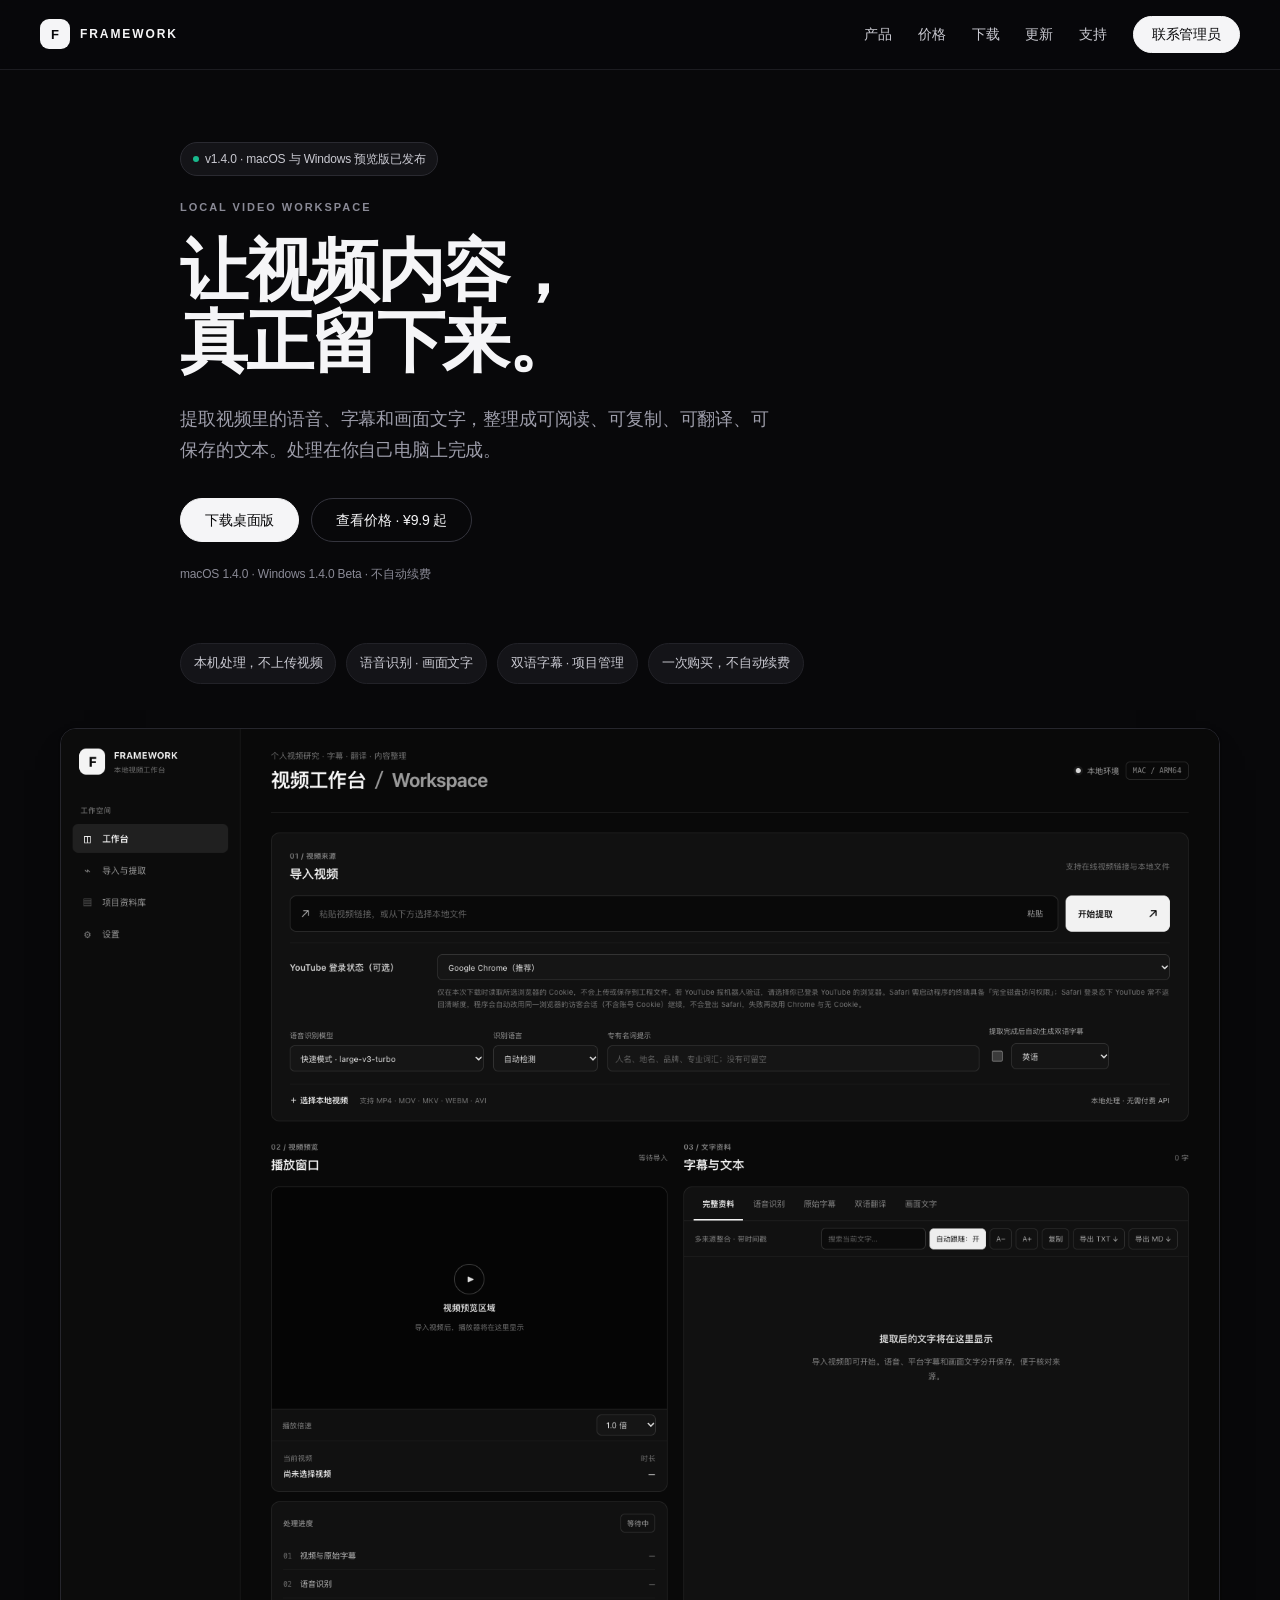
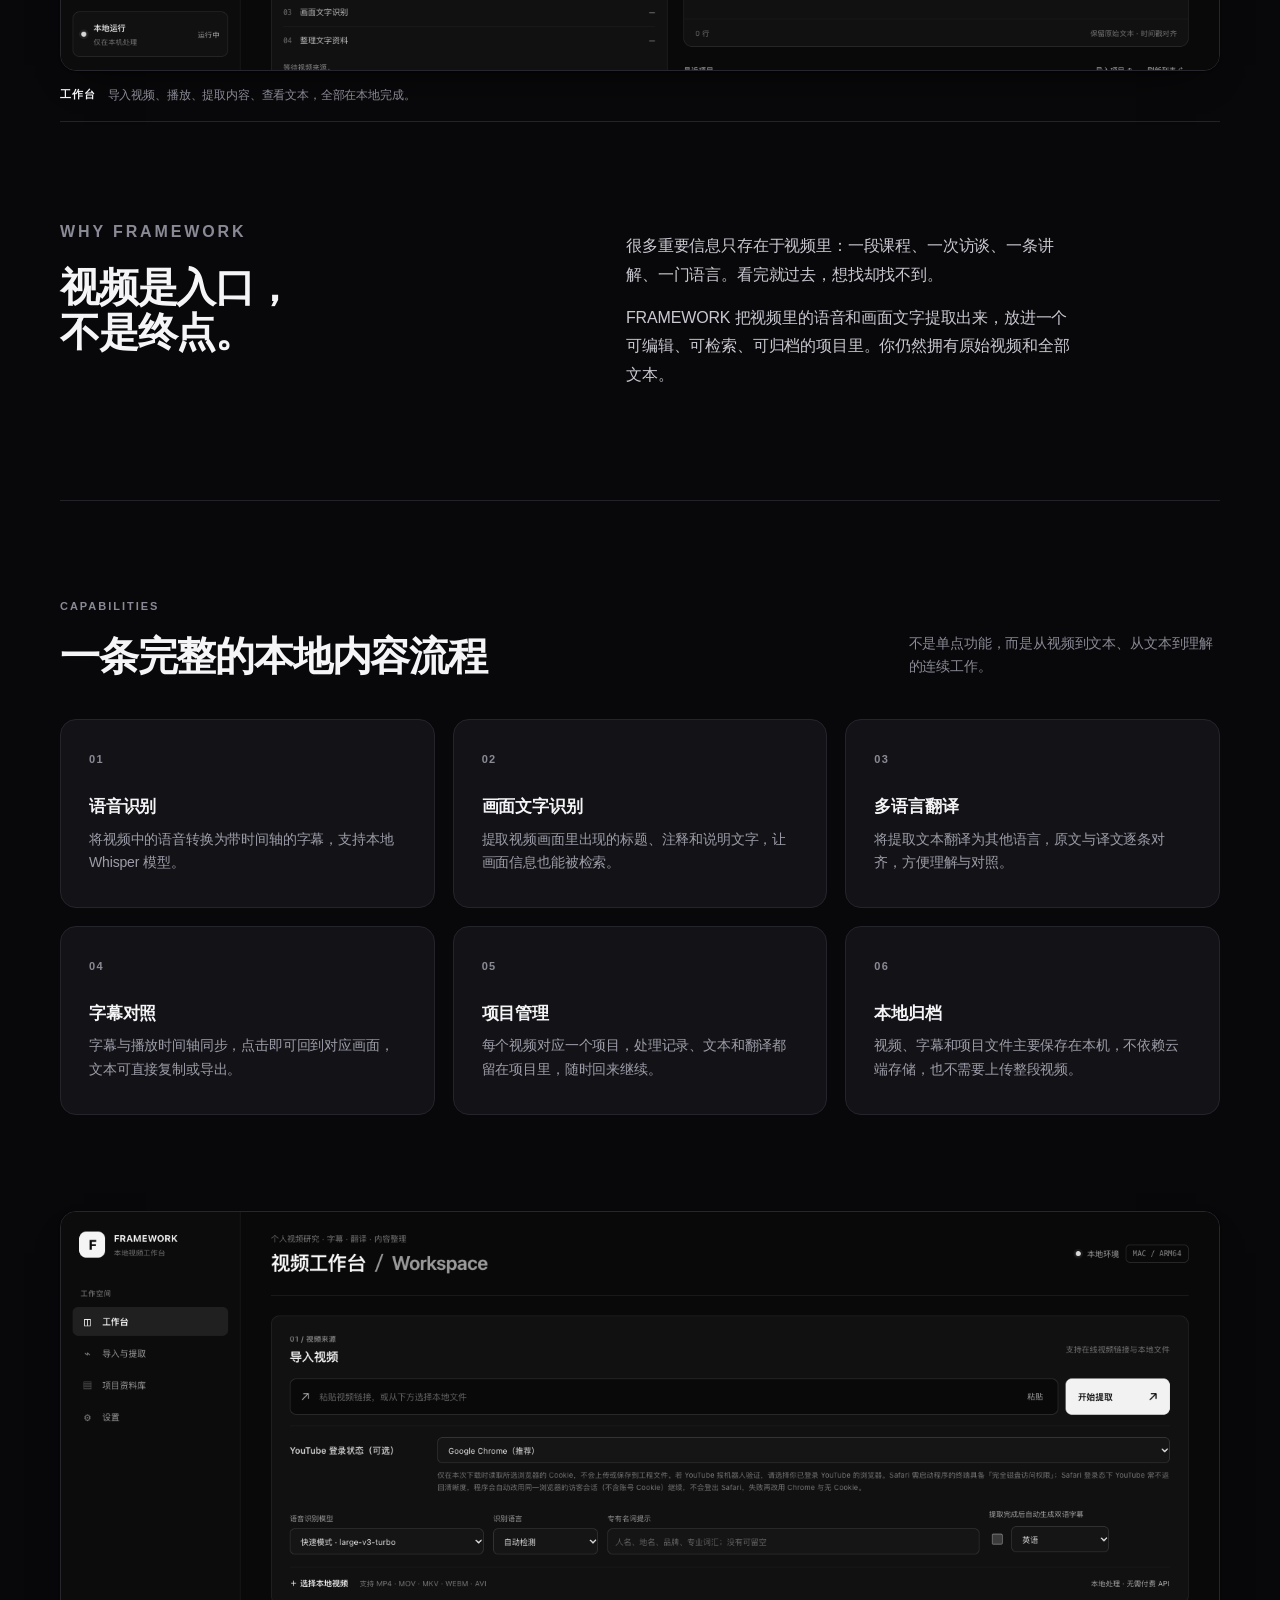
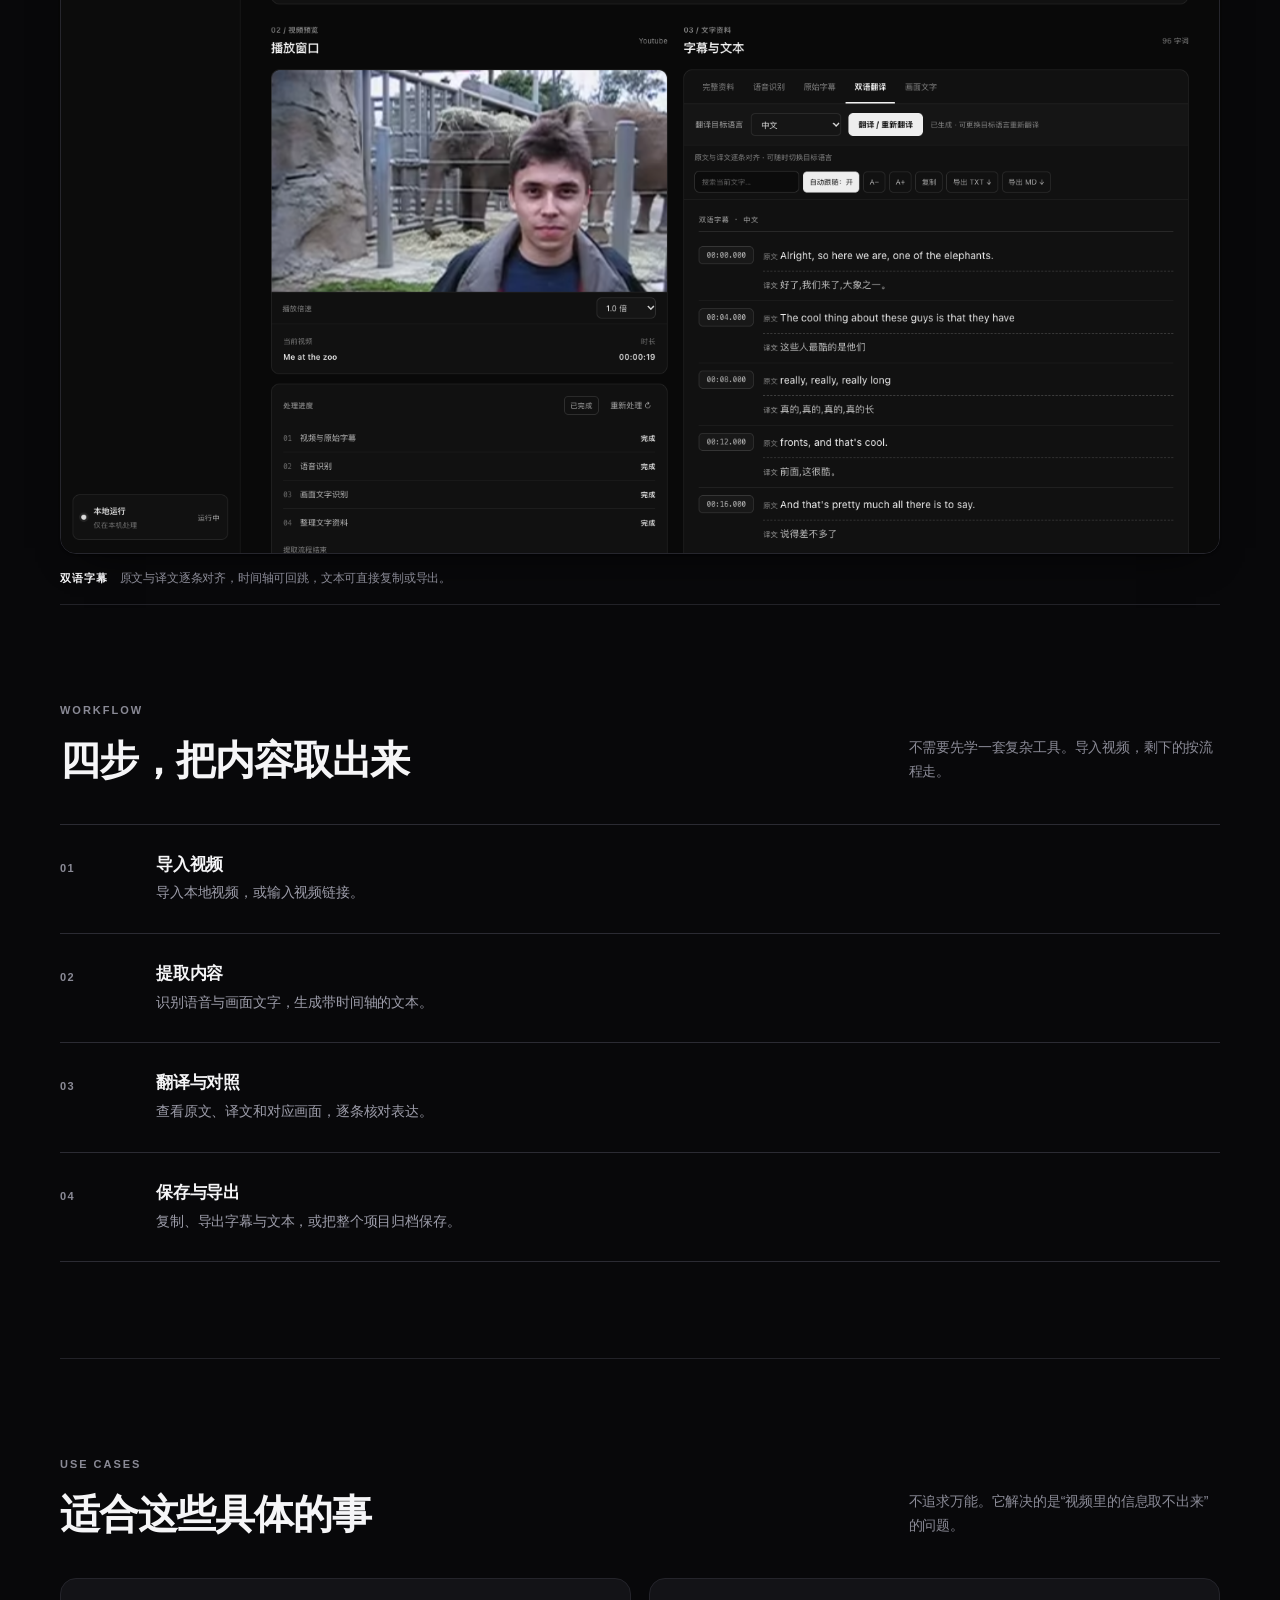
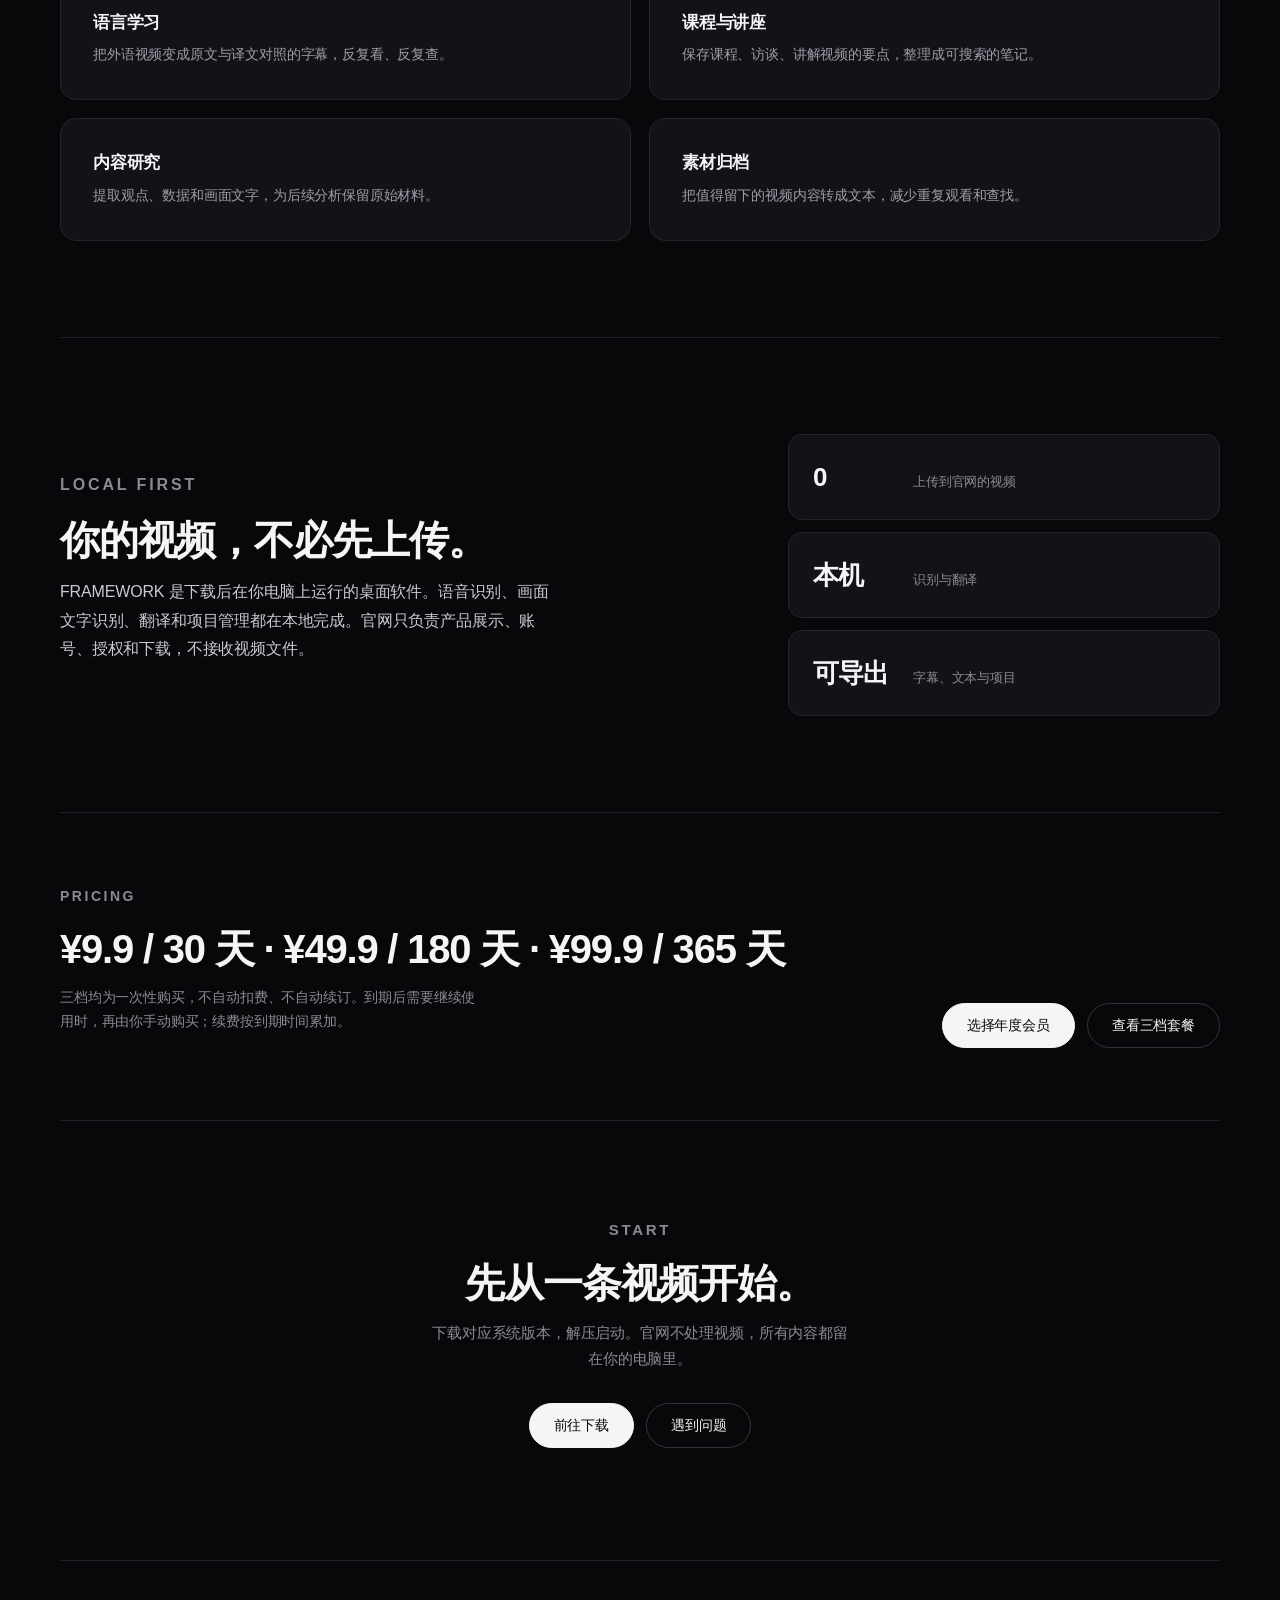
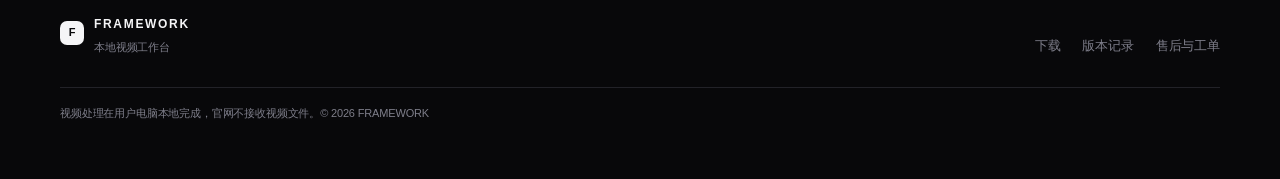
<file: index.html>
<!doctype html>
<html lang="zh-CN">
<head>
<meta charset="utf-8">
<meta name="viewport" content="width=device-width,initial-scale=1,viewport-fit=cover">
<title>FRAMEWORK · 让视频内容真正留下来</title>
<meta name="description" content="FRAMEWORK 是一款在本地运行的视频内容工作台：提取语音、画面文字，生成字幕、翻译与可整理的项目文本。">
<meta name="theme-color" content="#f7f7f4">
<link rel="stylesheet" href="./static/site.css?v=1.4.0-dark">
</head>
<body>
<header class="nav">
  <a class="brand" href="index.html" aria-label="FRAMEWORK 首页">
    <span class="brand-mark">F</span>
    <span class="brand-word">FRAMEWORK</span>
  </a>
  <nav aria-label="主导航">
    <a class="nav-secondary" href="index.html">产品</a>
    <a href="pricing.html">价格</a>
    <a href="downloads.html">下载</a>
    <a class="nav-secondary" href="updates.html">更新</a>
    <a href="support.html">支持</a>
    
      <a class="nav-cta" href="support.html">联系管理员</a>
    
  </nav>
</header>

<main>
<section class="hero">
  <div class="hero-copy">
    <span class="hero-badge"><i></i>v1.4.0 · macOS 与 Windows 预览版已发布</span>
    <p class="kicker">LOCAL VIDEO WORKSPACE</p>
    <h1>让视频内容，<br>真正留下来。</h1>
    <p class="lead">提取视频里的语音、字幕和画面文字，整理成可阅读、可复制、可翻译、可保存的文本。处理在你自己电脑上完成。</p>
    <div class="actions">
      <a class="btn ink" href="downloads.html">下载桌面版</a>
      <a class="btn line" href="pricing.html">查看价格 · ¥9.9 起</a>
    </div>
    <p class="meta-line">macOS 1.4.0 · Windows 1.4.0 Beta · 不自动续费</p>
  </div>
  <div class="hero-aside">
    <p>本机处理，不上传视频</p>
    <p>语音识别 · 画面文字</p>
    <p>双语字幕 · 项目管理</p>
    <p>一次购买，不自动续费</p>
  </div>
</section>

<figure class="shot wide-shot">
  <img src="./static/img/app-workspace.png" alt="FRAMEWORK 工作台：导入视频、播放、提取字幕" loading="eager">
  <figcaption><span>工作台</span> 导入视频、播放、提取内容、查看文本，全部在本地完成。</figcaption>
</figure>

<section class="section split-intro">
  <div>
    <p class="kicker">WHY FRAMEWORK</p>
    <h2>视频是入口，<br>不是终点。</h2>
  </div>
  <div>
    <p>很多重要信息只存在于视频里：一段课程、一次访谈、一条讲解、一门语言。看完就过去，想找却找不到。</p>
    <p>FRAMEWORK 把视频里的语音和画面文字提取出来，放进一个可编辑、可检索、可归档的项目里。你仍然拥有原始视频和全部文本。</p>
  </div>
</section>

<section class="section">
  <div class="section-head">
    <div>
      <p class="kicker">CAPABILITIES</p>
      <h2>一条完整的本地内容流程</h2>
    </div>
    <p class="section-lead">不是单点功能，而是从视频到文本、从文本到理解的连续工作。</p>
  </div>
  <div class="feature-grid">
    <article><span>01</span><h3>语音识别</h3><p>将视频中的语音转换为带时间轴的字幕，支持本地 Whisper 模型。</p></article>
    <article><span>02</span><h3>画面文字识别</h3><p>提取视频画面里出现的标题、注释和说明文字，让画面信息也能被检索。</p></article>
    <article><span>03</span><h3>多语言翻译</h3><p>将提取文本翻译为其他语言，原文与译文逐条对齐，方便理解与对照。</p></article>
    <article><span>04</span><h3>字幕对照</h3><p>字幕与播放时间轴同步，点击即可回到对应画面，文本可直接复制或导出。</p></article>
    <article><span>05</span><h3>项目管理</h3><p>每个视频对应一个项目，处理记录、文本和翻译都留在项目里，随时回来继续。</p></article>
    <article><span>06</span><h3>本地归档</h3><p>视频、字幕和项目文件主要保存在本机，不依赖云端存储，也不需要上传整段视频。</p></article>
  </div>
</section>

<figure class="shot wide-shot">
  <img src="./static/img/app-bilingual.png" alt="FRAMEWORK 双语字幕：原文与译文逐条对齐" loading="lazy">
  <figcaption><span>双语字幕</span> 原文与译文逐条对齐，时间轴可回跳，文本可直接复制或导出。</figcaption>
</figure>

<section class="section">
  <div class="section-head">
    <div><p class="kicker">WORKFLOW</p><h2>四步，把内容取出来</h2></div>
    <p class="section-lead">不需要先学一套复杂工具。导入视频，剩下的按流程走。</p>
  </div>
  <ol class="flow">
    <li><b>01</b><div><h3>导入视频</h3><p>导入本地视频，或输入视频链接。</p></div></li>
    <li><b>02</b><div><h3>提取内容</h3><p>识别语音与画面文字，生成带时间轴的文本。</p></div></li>
    <li><b>03</b><div><h3>翻译与对照</h3><p>查看原文、译文和对应画面，逐条核对表达。</p></div></li>
    <li><b>04</b><div><h3>保存与导出</h3><p>复制、导出字幕与文本，或把整个项目归档保存。</p></div></li>
  </ol>
</section>

<section class="section">
  <div class="section-head">
    <div><p class="kicker">USE CASES</p><h2>适合这些具体的事</h2></div>
    <p class="section-lead">不追求万能。它解决的是“视频里的信息取不出来”的问题。</p>
  </div>
  <div class="case-grid">
    <article><h3>语言学习</h3><p>把外语视频变成原文与译文对照的字幕，反复看、反复查。</p></article>
    <article><h3>课程与讲座</h3><p>保存课程、访谈、讲解视频的要点，整理成可搜索的笔记。</p></article>
    <article><h3>内容研究</h3><p>提取观点、数据和画面文字，为后续分析保留原始材料。</p></article>
    <article><h3>素材归档</h3><p>把值得留下的视频内容转成文本，减少重复观看和查找。</p></article>
  </div>
</section>

<section class="section local-band">
  <div>
    <p class="kicker">LOCAL FIRST</p>
    <h2>你的视频，不必先上传。</h2>
    <p>FRAMEWORK 是下载后在你电脑上运行的桌面软件。语音识别、画面文字识别、翻译和项目管理都在本地完成。官网只负责产品展示、账号、授权和下载，不接收视频文件。</p>
  </div>
  <dl class="facts">
    <div><dt>0</dt><dd>上传到官网的视频</dd></div>
    <div><dt>本机</dt><dd>识别与翻译</dd></div>
    <div><dt>可导出</dt><dd>字幕、文本与项目</dd></div>
  </dl>
</section>

<section class="section price-band">
  <div>
    <p class="kicker">PRICING</p>
    <h2>¥9.9 / 30 天 · ¥49.9 / 180 天 · ¥99.9 / 365 天</h2>
    <p>三档均为一次性购买，不自动扣费、不自动续订。到期后需要继续使用时，再由你手动购买；续费按到期时间累加。</p>
  </div>
  <div class="price-actions">
    <a class="btn ink" href="support.html">选择年度会员</a>
    <a class="btn line" href="pricing.html">查看三档套餐</a>
  </div>
</section>

<section class="section cta">
  <p class="kicker">START</p>
  <h2>先从一条视频开始。</h2>
  <p>下载对应系统版本，解压启动。官网不处理视频，所有内容都留在你的电脑里。</p>
  <div class="actions center">
    <a class="btn ink" href="downloads.html">前往下载</a>
    <a class="btn line" href="support.html">遇到问题</a>
  </div>
</section>
</main>

<footer>
  <div class="footer-brand">
    <span class="brand-mark small">F</span>
    <div><b>FRAMEWORK</b><p>本地视频工作台</p></div>
  </div>
  <div class="footer-links">
    <a href="downloads.html">下载</a>
    <a href="updates.html">版本记录</a>
    <a href="support.html">售后与工单</a>
    </div>
  <p class="footer-copy">视频处理在用户电脑本地完成，官网不接收视频文件。© 2026 FRAMEWORK</p>
</footer>
<script src="./static/site.js"></script>
</body>
</html>
</file>
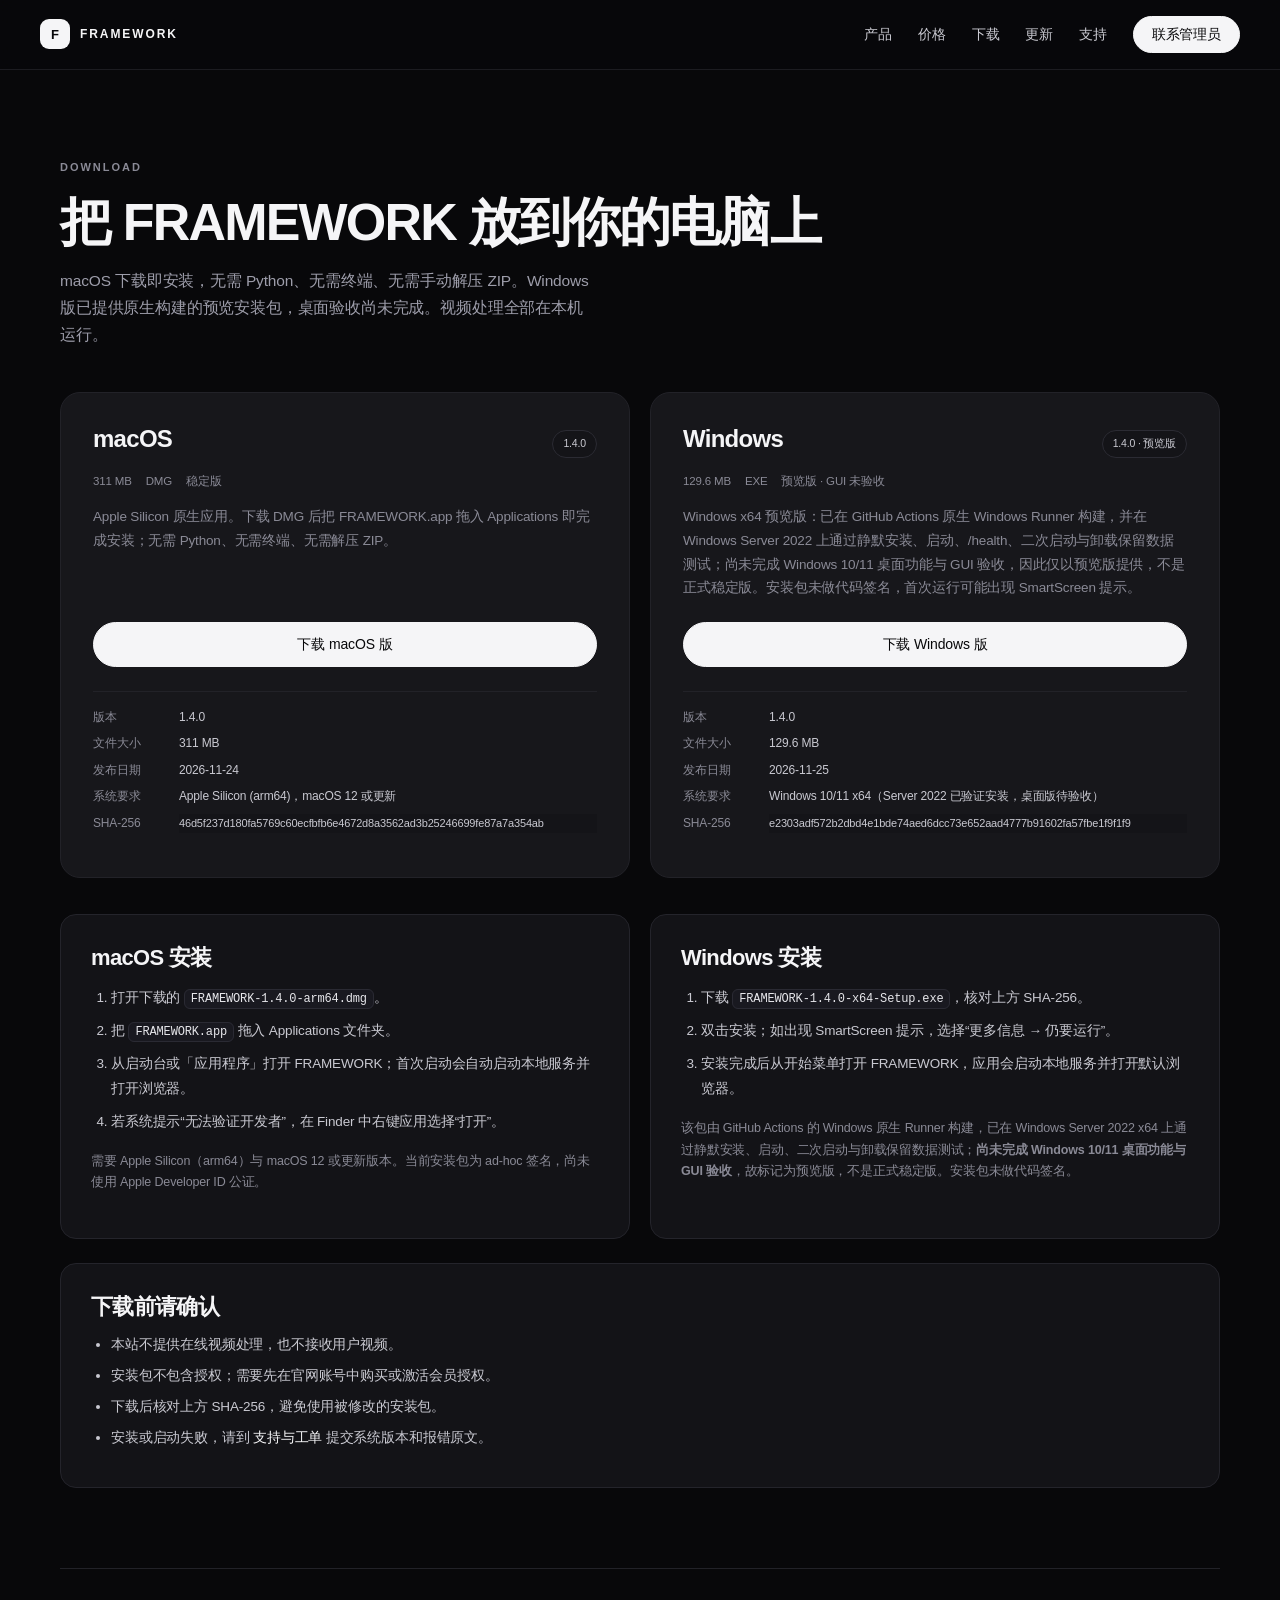
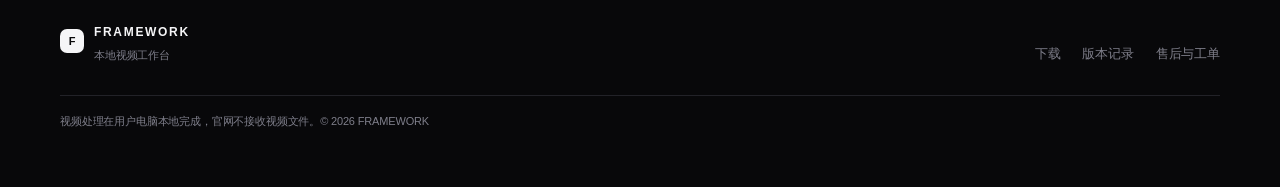
<file: downloads.html>
<!doctype html>
<html lang="zh-CN">
<head>
<meta charset="utf-8">
<meta name="viewport" content="width=device-width,initial-scale=1,viewport-fit=cover">
<title>下载 · FRAMEWORK</title>
<meta name="description" content="FRAMEWORK 是一款在本地运行的视频内容工作台：提取语音、画面文字，生成字幕、翻译与可整理的项目文本。">
<meta name="theme-color" content="#f7f7f4">
<link rel="stylesheet" href="./static/site.css?v=1.4.0-dark">
</head>
<body>
<header class="nav">
  <a class="brand" href="index.html" aria-label="FRAMEWORK 首页">
    <span class="brand-mark">F</span>
    <span class="brand-word">FRAMEWORK</span>
  </a>
  <nav aria-label="主导航">
    <a class="nav-secondary" href="index.html">产品</a>
    <a href="pricing.html">价格</a>
    <a href="downloads.html">下载</a>
    <a class="nav-secondary" href="updates.html">更新</a>
    <a href="support.html">支持</a>
    
      <a class="nav-cta" href="support.html">联系管理员</a>
    
  </nav>
</header>

<main>
<section class="page">
  <p class="kicker">DOWNLOAD</p>
  <h1>把 FRAMEWORK 放到你的电脑上</h1>
  <p class="page-lead">macOS 下载即安装，无需 Python、无需终端、无需手动解压 ZIP。Windows 版已提供原生构建的预览安装包，桌面验收尚未完成。视频处理全部在本机运行。</p>

  <div class="dl-grid">
    
    <article class="dl-card">
      <header>
        <h2>macOS</h2>
        <span class="tag">1.4.0</span>
      </header>
      <div class="meta"><span>311 MB</span><span>DMG</span><span>稳定版</span></div>
      <p>Apple Silicon 原生应用。下载 DMG 后把 FRAMEWORK.app 拖入 Applications 即完成安装；无需 Python、无需终端、无需解压 ZIP。</p>
      
      <a class="btn ink block" href="https://framework-site-v3-334892-11-1516363360.sh.run.tcloudbase.com/releases/FRAMEWORK-1.4.0-arm64.dmg">下载 macOS 版</a>
      
      <dl class="release-facts">
        <dt>版本</dt><dd>1.4.0</dd>
        <dt>文件大小</dt><dd>311 MB</dd>
        <dt>发布日期</dt><dd>2026-11-24</dd>
        <dt>系统要求</dt><dd>Apple Silicon (arm64)，macOS 12 或更新</dd>
        <dt>SHA-256</dt><dd class="checksum">46d5f237d180fa5769c60ecfbfb6e4672d8a3562ad3b25246699fe87a7a354ab</dd>
      </dl>
    </article>
    
    <article class="dl-card">
      <header>
        <h2>Windows</h2>
        <span class="tag">1.4.0 · 预览版</span>
      </header>
      <div class="meta"><span>129.6 MB</span><span>EXE</span><span>预览版 · GUI 未验收</span></div>
      <p>Windows x64 预览版：已在 GitHub Actions 原生 Windows Runner 构建，并在 Windows Server 2022 上通过静默安装、启动、/health、二次启动与卸载保留数据测试；尚未完成 Windows 10/11 桌面功能与 GUI 验收，因此仅以预览版提供，不是正式稳定版。安装包未做代码签名，首次运行可能出现 SmartScreen 提示。</p>
      
      <a class="btn ink block" href="https://github.com/xxin95775-code/framework-site/releases/download/v1.4.0/FRAMEWORK-1.4.0-x64-Setup.exe">下载 Windows 版</a>
      
      <dl class="release-facts">
        <dt>版本</dt><dd>1.4.0</dd>
        <dt>文件大小</dt><dd>129.6 MB</dd>
        <dt>发布日期</dt><dd>2026-11-25</dd>
        <dt>系统要求</dt><dd>Windows 10/11 x64（Server 2022 已验证安装，桌面版待验收）</dd>
        <dt>SHA-256</dt><dd class="checksum">e2303adf572b2dbd4e1bde74aed6dcc73e652aad4777b91602fa57fbe1f9f1f9</dd>
      </dl>
    </article>
    
  </div>

  <div class="two-col mt-36">
    <div class="panel">
      <h2>macOS 安装</h2>
      <ol class="steps">
        <li>打开下载的 <code>FRAMEWORK-1.4.0-arm64.dmg</code>。</li>
        <li>把 <code>FRAMEWORK.app</code> 拖入 Applications 文件夹。</li>
        <li>从启动台或「应用程序」打开 FRAMEWORK；首次启动会自动启动本地服务并打开浏览器。</li>
        <li>若系统提示“无法验证开发者”，在 Finder 中右键应用选择“打开”。</li>
      </ol>
      <p class="fineprint">需要 Apple Silicon（arm64）与 macOS 12 或更新版本。当前安装包为 ad-hoc 签名，尚未使用 Apple Developer ID 公证。</p>
    </div>
    <div class="panel">
      <h2>Windows 安装</h2>
      <ol class="steps">
        <li>下载 <code>FRAMEWORK-1.4.0-x64-Setup.exe</code>，核对上方 SHA-256。</li>
        <li>双击安装；如出现 SmartScreen 提示，选择“更多信息 → 仍要运行”。</li>
        <li>安装完成后从开始菜单打开 FRAMEWORK，应用会启动本地服务并打开默认浏览器。</li>
      </ol>
      <p class="fineprint">该包由 GitHub Actions 的 Windows 原生 Runner 构建，已在 Windows Server 2022 x64 上通过静默安装、启动、二次启动与卸载保留数据测试；<b>尚未完成 Windows 10/11 桌面功能与 GUI 验收</b>，故标记为预览版，不是正式稳定版。安装包未做代码签名。</p>
    </div>
  </div>

  <div class="panel mt-24">
    <h2>下载前请确认</h2>
    <ul class="plain-list">
      <li>本站不提供在线视频处理，也不接收用户视频。</li>
      <li>安装包不包含授权；需要先在官网账号中购买或激活会员授权。</li>
      <li>下载后核对上方 SHA-256，避免使用被修改的安装包。</li>
      <li>安装或启动失败，请到 <a href="support.html">支持与工单</a> 提交系统版本和报错原文。</li>
    </ul>
  </div>
</section>
</main>

<footer>
  <div class="footer-brand">
    <span class="brand-mark small">F</span>
    <div><b>FRAMEWORK</b><p>本地视频工作台</p></div>
  </div>
  <div class="footer-links">
    <a href="downloads.html">下载</a>
    <a href="updates.html">版本记录</a>
    <a href="support.html">售后与工单</a>
    </div>
  <p class="footer-copy">视频处理在用户电脑本地完成，官网不接收视频文件。© 2026 FRAMEWORK</p>
</footer>
<script src="./static/site.js"></script>
</body>
</html>
</file>
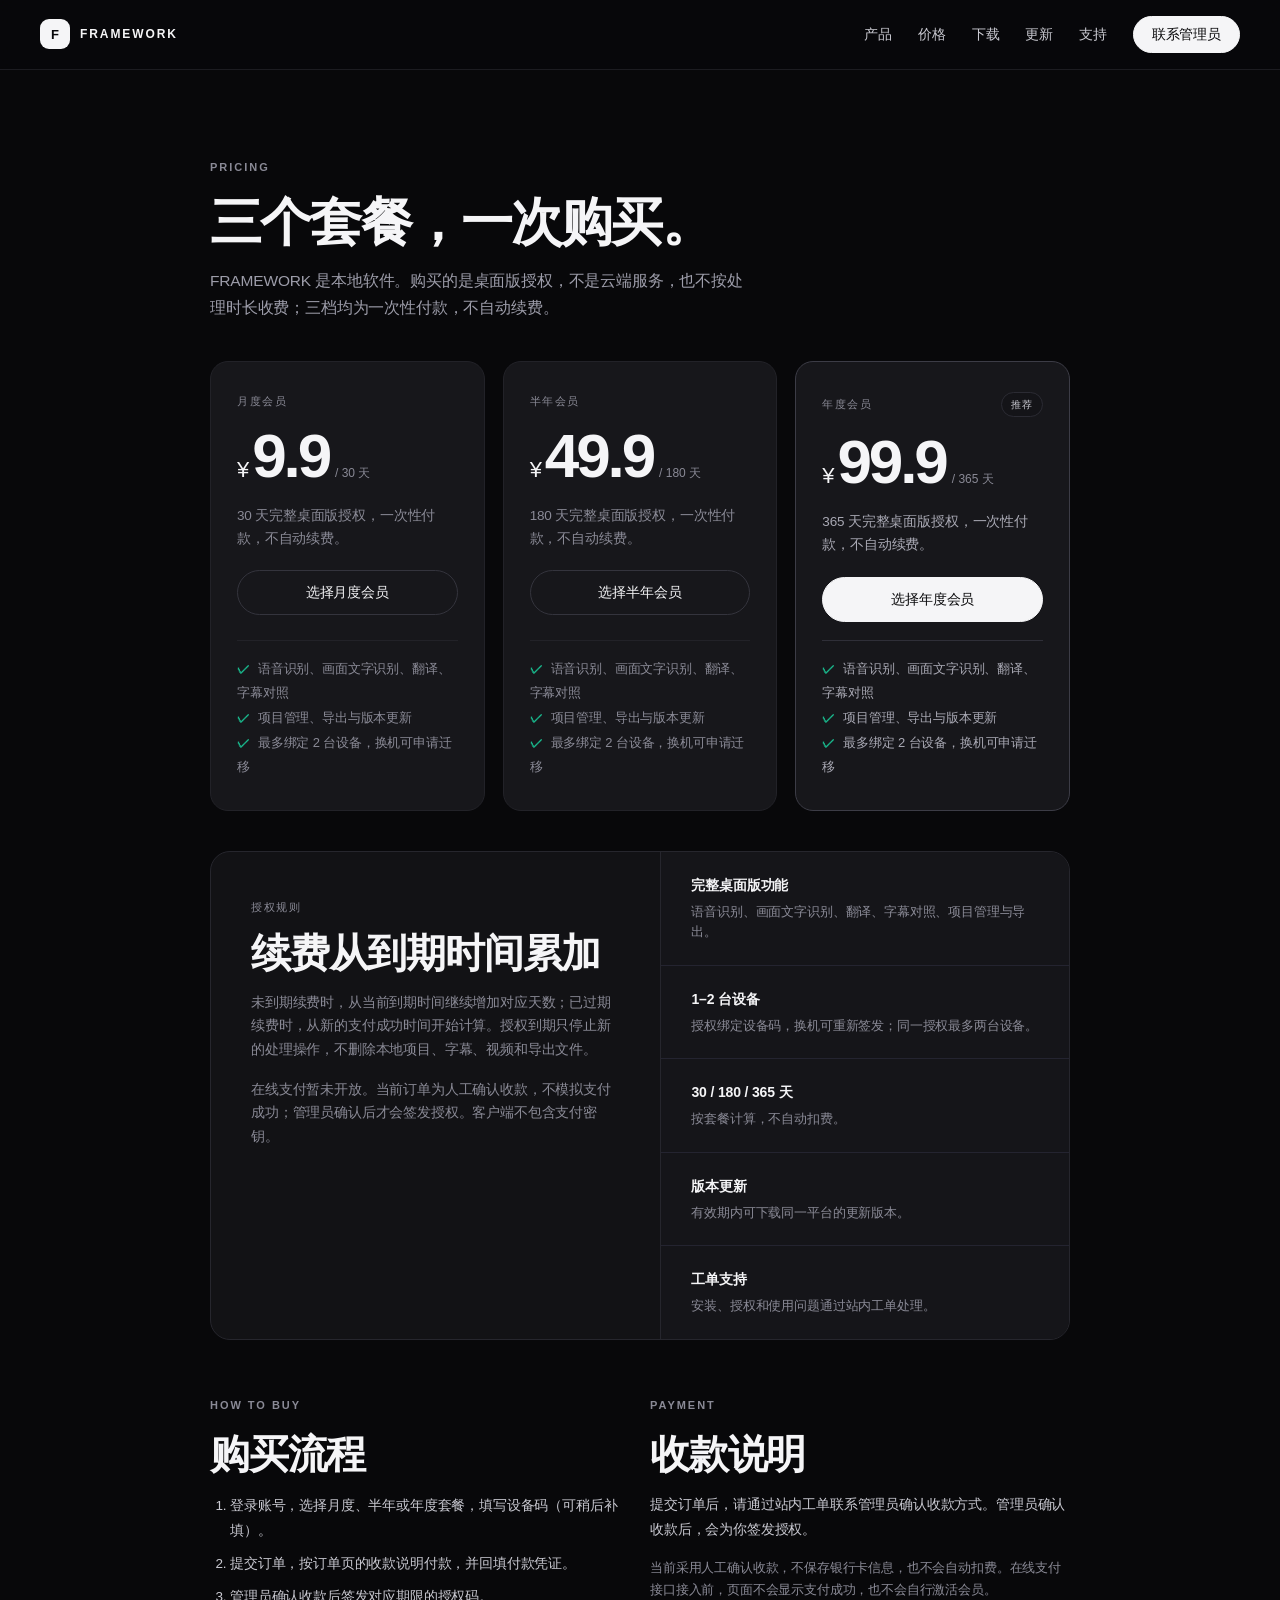
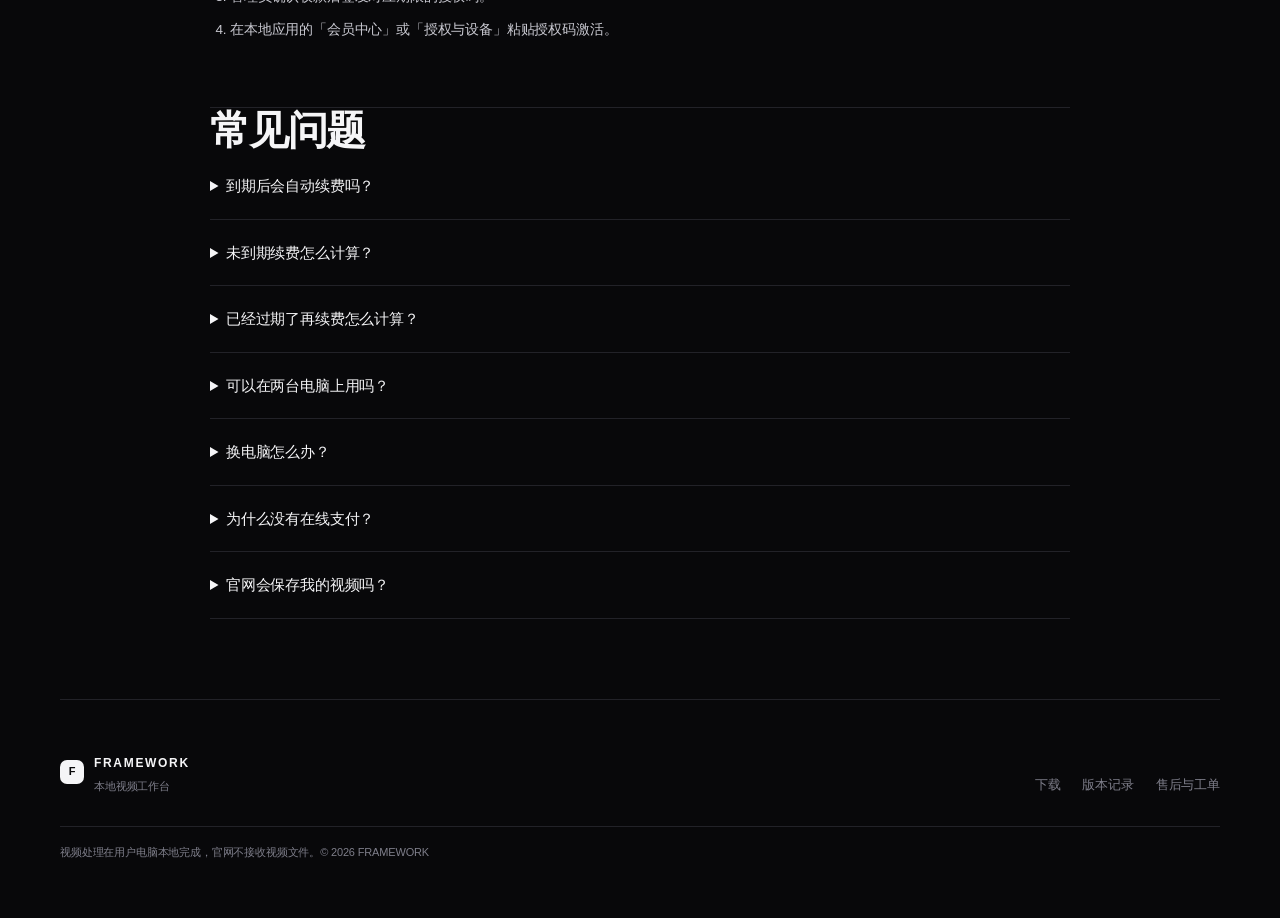
<file: pricing.html>
<!doctype html>
<html lang="zh-CN">
<head>
<meta charset="utf-8">
<meta name="viewport" content="width=device-width,initial-scale=1,viewport-fit=cover">
<title>价格 · FRAMEWORK</title>
<meta name="description" content="FRAMEWORK 是一款在本地运行的视频内容工作台：提取语音、画面文字，生成字幕、翻译与可整理的项目文本。">
<meta name="theme-color" content="#f7f7f4">
<link rel="stylesheet" href="./static/site.css?v=1.4.0-dark">
</head>
<body>
<header class="nav">
  <a class="brand" href="index.html" aria-label="FRAMEWORK 首页">
    <span class="brand-mark">F</span>
    <span class="brand-word">FRAMEWORK</span>
  </a>
  <nav aria-label="主导航">
    <a class="nav-secondary" href="index.html">产品</a>
    <a href="pricing.html">价格</a>
    <a href="downloads.html">下载</a>
    <a class="nav-secondary" href="updates.html">更新</a>
    <a href="support.html">支持</a>
    
      <a class="nav-cta" href="support.html">联系管理员</a>
    
  </nav>
</header>

<main>
<section class="page narrow">
  <p class="kicker">PRICING</p>
  <h1>三个套餐，一次购买。</h1>
  <p class="page-lead">FRAMEWORK 是本地软件。购买的是桌面版授权，不是云端服务，也不按处理时长收费；三档均为一次性付款，不自动续费。</p>

  <div class="plan-grid">
    
    <article class="plan-card">
      <div class="plan-top">
        <span class="price-label">月度会员</span>
        
      </div>
      <div class="price-number"><small>¥</small>9.9<span>/ 30 天</span></div>
      <p>30 天完整桌面版授权，一次性付款，不自动续费。</p>
      <a class="btn line block" href="support.html">选择月度会员</a>
      <ul class="plan-list">
        <li>语音识别、画面文字识别、翻译、字幕对照</li>
        <li>项目管理、导出与版本更新</li>
        <li>最多绑定 2 台设备，换机可申请迁移</li>
      </ul>
    </article>
    
    <article class="plan-card">
      <div class="plan-top">
        <span class="price-label">半年会员</span>
        
      </div>
      <div class="price-number"><small>¥</small>49.9<span>/ 180 天</span></div>
      <p>180 天完整桌面版授权，一次性付款，不自动续费。</p>
      <a class="btn line block" href="support.html">选择半年会员</a>
      <ul class="plan-list">
        <li>语音识别、画面文字识别、翻译、字幕对照</li>
        <li>项目管理、导出与版本更新</li>
        <li>最多绑定 2 台设备，换机可申请迁移</li>
      </ul>
    </article>
    
    <article class="plan-card featured">
      <div class="plan-top">
        <span class="price-label">年度会员</span>
        <span class="plan-badge">推荐</span>
      </div>
      <div class="price-number"><small>¥</small>99.9<span>/ 365 天</span></div>
      <p>365 天完整桌面版授权，一次性付款，不自动续费。</p>
      <a class="btn ink block" href="support.html">选择年度会员</a>
      <ul class="plan-list">
        <li>语音识别、画面文字识别、翻译、字幕对照</li>
        <li>项目管理、导出与版本更新</li>
        <li>最多绑定 2 台设备，换机可申请迁移</li>
      </ul>
    </article>
    
  </div>

  

  <div class="price-card">
    <div class="price-main">
      <span class="price-label">授权规则</span>
      <h2 class="mt-12">续费从到期时间累加</h2>
      <p>未到期续费时，从当前到期时间继续增加对应天数；已过期续费时，从新的支付成功时间开始计算。授权到期只停止新的处理操作，不删除本地项目、字幕、视频和导出文件。</p>
      <p class="fineprint">在线支付暂未开放。当前订单为人工确认收款，不模拟支付成功；管理员确认后才会签发授权。客户端不包含支付密钥。</p>
    </div>
    <ul class="price-list">
      <li><b>完整桌面版功能</b><span>语音识别、画面文字识别、翻译、字幕对照、项目管理与导出。</span></li>
      <li><b>1–2 台设备</b><span>授权绑定设备码，换机可重新签发；同一授权最多两台设备。</span></li>
      <li><b>30 / 180 / 365 天</b><span>按套餐计算，不自动扣费。</span></li>
      <li><b>版本更新</b><span>有效期内可下载同一平台的更新版本。</span></li>
      <li><b>工单支持</b><span>安装、授权和使用问题通过站内工单处理。</span></li>
    </ul>
  </div>

  <div class="two-col mt-56">
    <div>
      <p class="kicker">HOW TO BUY</p>
      <h2>购买流程</h2>
      <ol class="steps">
        <li>登录账号，选择月度、半年或年度套餐，填写设备码（可稍后补填）。</li>
        <li>提交订单，按订单页的收款说明付款，并回填付款凭证。</li>
        <li>管理员确认收款后签发对应期限的授权码。</li>
        <li>在本地应用的「会员中心」或「授权与设备」粘贴授权码激活。</li>
      </ol>
    </div>
    <div>
      <p class="kicker">PAYMENT</p>
      <h2>收款说明</h2>
      <p class="preserve">提交订单后，请通过站内工单联系管理员确认收款方式。管理员确认收款后，会为你签发授权。</p>
      <p class="fineprint">当前采用人工确认收款，不保存银行卡信息，也不会自动扣费。在线支付接口接入前，页面不会显示支付成功，也不会自行激活会员。</p>
    </div>
  </div>

  <div class="faq mt-56">
    <h2>常见问题</h2>
    <details><summary>到期后会自动续费吗？</summary><p>不会。三档套餐都是一次性购买，没有订阅扣款。到期后需要你自己再次下单。</p></details>
    <details><summary>未到期续费怎么计算？</summary><p>从当前到期时间继续累加对应天数。例如月度会员还剩 10 天时购买年度会员，会在剩余 10 天之后再加 365 天。</p></details>
    <details><summary>已经过期了再续费怎么计算？</summary><p>从新的支付成功时间开始计算，不补回已经过去的时间。</p></details>
    <details><summary>可以在两台电脑上用吗？</summary><p>可以，同一授权最多绑定两台设备。签发时把两个设备码一起提交即可。</p></details>
    <details><summary>换电脑怎么办？</summary><p>在新电脑复制新的设备码，提交工单申请迁移。旧设备授权会按管理员流程替换或吊销，不能无限增加设备。</p></details>
    <details><summary>为什么没有在线支付？</summary><p>真实支付渠道尚未接入。当前采用人工确认收款，避免在未接入商户通道时假装完成支付；确认收款后才签发授权。</p></details>
    <details><summary>官网会保存我的视频吗？</summary><p>不会。官网只保存账号、订单、授权和工单文本。视频识别、翻译和项目文件都在你的电脑上完成。</p></details>
  </div>
</section>
</main>

<footer>
  <div class="footer-brand">
    <span class="brand-mark small">F</span>
    <div><b>FRAMEWORK</b><p>本地视频工作台</p></div>
  </div>
  <div class="footer-links">
    <a href="downloads.html">下载</a>
    <a href="updates.html">版本记录</a>
    <a href="support.html">售后与工单</a>
    </div>
  <p class="footer-copy">视频处理在用户电脑本地完成，官网不接收视频文件。© 2026 FRAMEWORK</p>
</footer>
<script src="./static/site.js"></script>
</body>
</html>
</file>
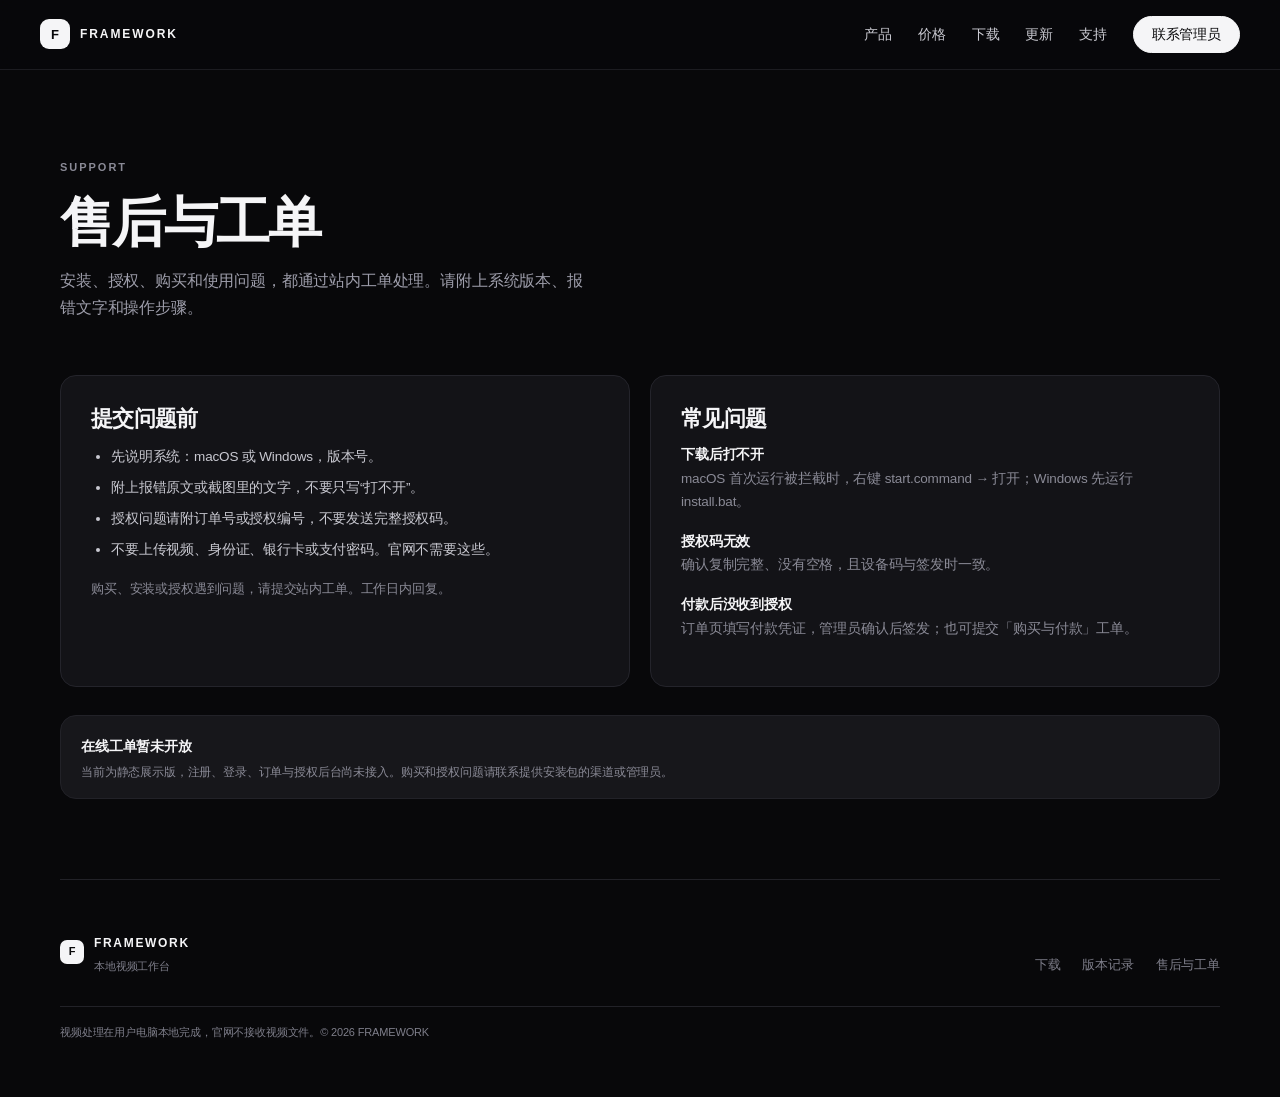
<file: support.html>
<!doctype html>
<html lang="zh-CN">
<head>
<meta charset="utf-8">
<meta name="viewport" content="width=device-width,initial-scale=1,viewport-fit=cover">
<title>支持与工单 · FRAMEWORK</title>
<meta name="description" content="FRAMEWORK 是一款在本地运行的视频内容工作台：提取语音、画面文字，生成字幕、翻译与可整理的项目文本。">
<meta name="theme-color" content="#f7f7f4">
<link rel="stylesheet" href="./static/site.css?v=1.4.0-dark">
</head>
<body>
<header class="nav">
  <a class="brand" href="index.html" aria-label="FRAMEWORK 首页">
    <span class="brand-mark">F</span>
    <span class="brand-word">FRAMEWORK</span>
  </a>
  <nav aria-label="主导航">
    <a class="nav-secondary" href="index.html">产品</a>
    <a href="pricing.html">价格</a>
    <a href="downloads.html">下载</a>
    <a class="nav-secondary" href="updates.html">更新</a>
    <a href="support.html">支持</a>
    
      <a class="nav-cta" href="support.html">联系管理员</a>
    
  </nav>
</header>

<main>
<section class="page">
  <div class="page-head">
    <div>
      <p class="kicker">SUPPORT</p>
      <h1>售后与工单</h1>
      <p class="page-lead">安装、授权、购买和使用问题，都通过站内工单处理。请附上系统版本、报错文字和操作步骤。</p>
    </div>
    
  </div>

  <div class="support-grid">
    <div class="panel">
      <h2>提交问题前</h2>
      <ul class="plain-list">
        <li>先说明系统：macOS 或 Windows，版本号。</li>
        <li>附上报错原文或截图里的文字，不要只写“打不开”。</li>
        <li>授权问题请附订单号或授权编号，不要发送完整授权码。</li>
        <li>不要上传视频、身份证、银行卡或支付密码。官网不需要这些。</li>
      </ul>
      <p class="fineprint">购买、安装或授权遇到问题，请提交站内工单。工作日内回复。</p>
    </div>
    <div class="panel">
      <h2>常见问题</h2>
      <div class="mini-faq">
        <p><b>下载后打不开</b><br>macOS 首次运行被拦截时，右键 start.command → 打开；Windows 先运行 install.bat。</p>
        <p><b>授权码无效</b><br>确认复制完整、没有空格，且设备码与签发时一致。</p>
        <p><b>付款后没收到授权</b><br>订单页填写付款凭证，管理员确认后签发；也可提交「购买与付款」工单。</p>
      </div>
    </div>
  </div>

  
  <div class="notice mt-24"><div><b>在线工单暂未开放</b><p>当前为静态展示版，注册、登录、订单与授权后台尚未接入。购买和授权问题请联系提供安装包的渠道或管理员。</p></div></div>
  
</section>
</main>

<footer>
  <div class="footer-brand">
    <span class="brand-mark small">F</span>
    <div><b>FRAMEWORK</b><p>本地视频工作台</p></div>
  </div>
  <div class="footer-links">
    <a href="downloads.html">下载</a>
    <a href="updates.html">版本记录</a>
    <a href="support.html">售后与工单</a>
    </div>
  <p class="footer-copy">视频处理在用户电脑本地完成，官网不接收视频文件。© 2026 FRAMEWORK</p>
</footer>
<script src="./static/site.js"></script>
</body>
</html>
</file>
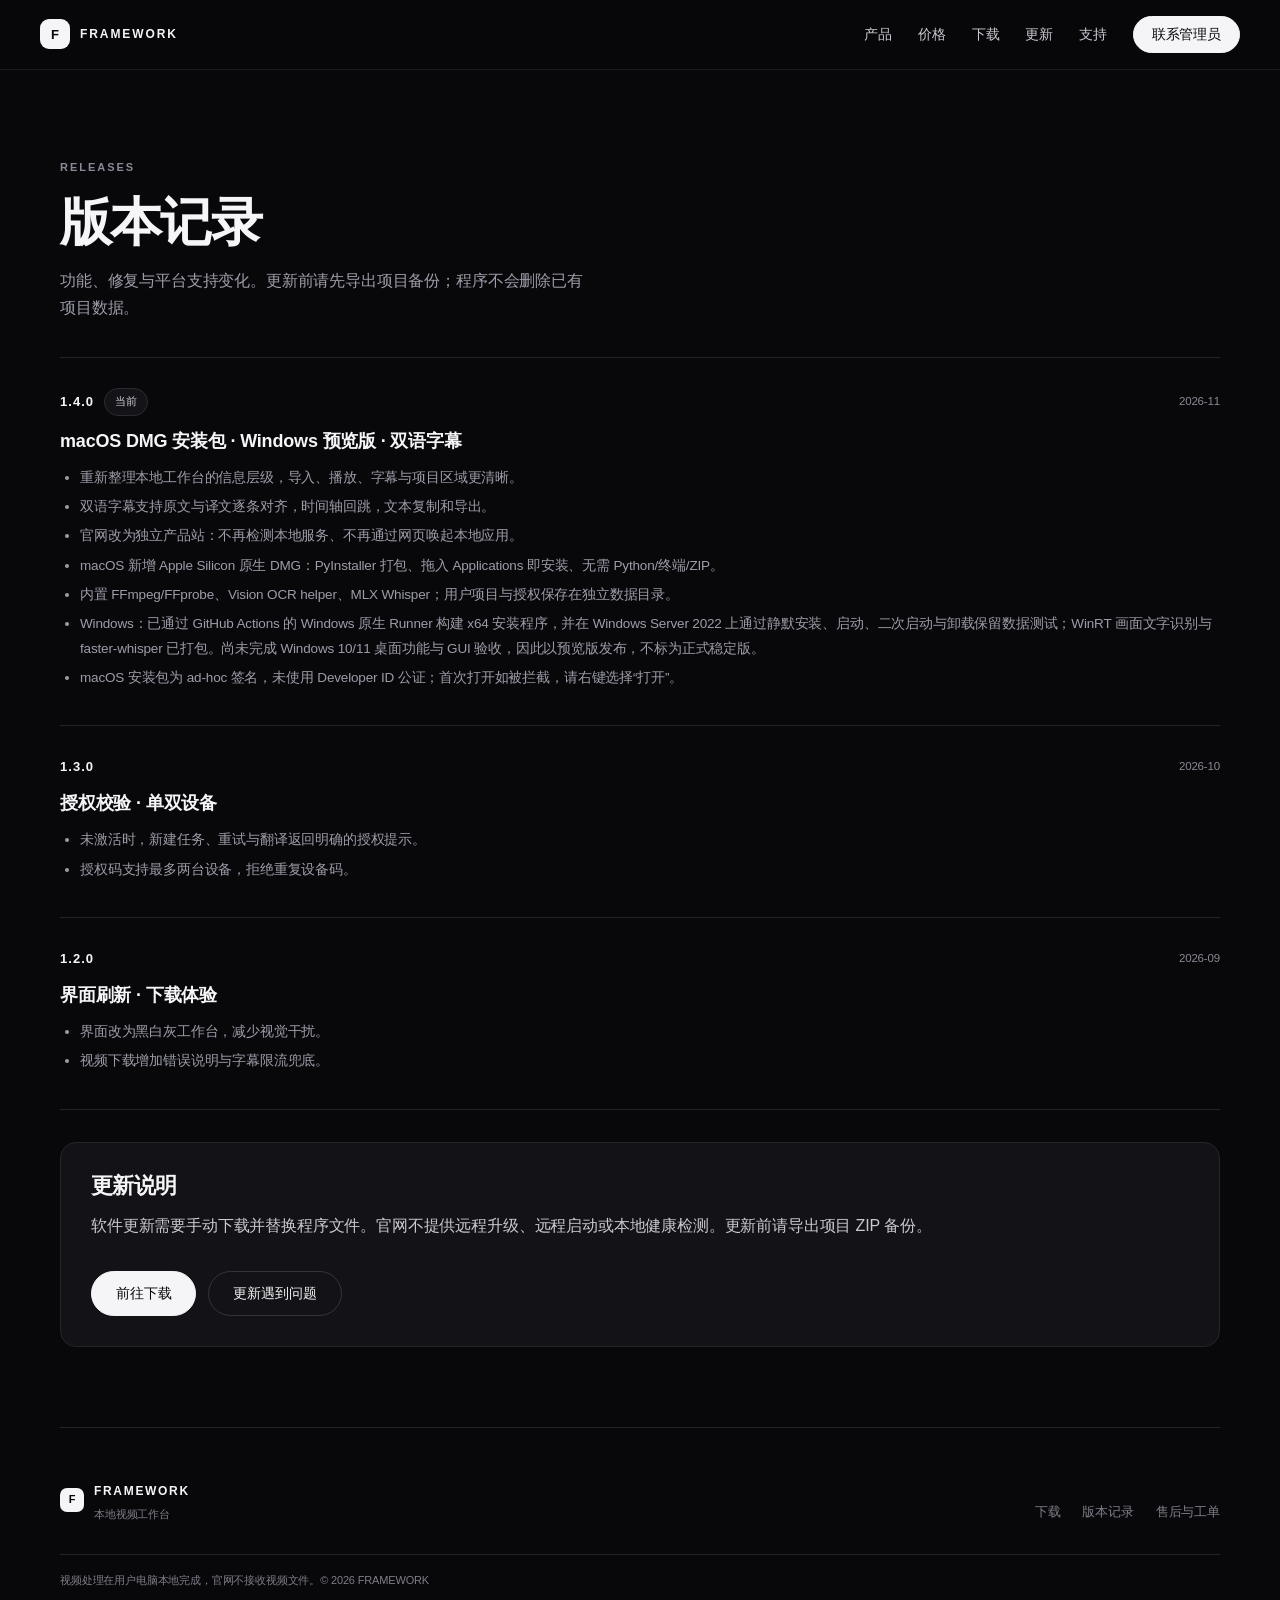
<file: updates.html>
<!doctype html>
<html lang="zh-CN">
<head>
<meta charset="utf-8">
<meta name="viewport" content="width=device-width,initial-scale=1,viewport-fit=cover">
<title>版本记录 · FRAMEWORK</title>
<meta name="description" content="FRAMEWORK 是一款在本地运行的视频内容工作台：提取语音、画面文字，生成字幕、翻译与可整理的项目文本。">
<meta name="theme-color" content="#f7f7f4">
<link rel="stylesheet" href="./static/site.css?v=1.4.0-dark">
</head>
<body>
<header class="nav">
  <a class="brand" href="index.html" aria-label="FRAMEWORK 首页">
    <span class="brand-mark">F</span>
    <span class="brand-word">FRAMEWORK</span>
  </a>
  <nav aria-label="主导航">
    <a class="nav-secondary" href="index.html">产品</a>
    <a href="pricing.html">价格</a>
    <a href="downloads.html">下载</a>
    <a class="nav-secondary" href="updates.html">更新</a>
    <a href="support.html">支持</a>
    
      <a class="nav-cta" href="support.html">联系管理员</a>
    
  </nav>
</header>

<main>
<section class="page">
  <p class="kicker">RELEASES</p>
  <h1>版本记录</h1>
  <p class="page-lead">功能、修复与平台支持变化。更新前请先导出项目备份；程序不会删除已有项目数据。</p>

  <div class="timeline">
    <article>
      <header><b>1.4.0</b><span class="tag">当前</span><time>2026-11</time></header>
      <h3>macOS DMG 安装包 · Windows 预览版 · 双语字幕</h3>
      <ul>
        <li>重新整理本地工作台的信息层级，导入、播放、字幕与项目区域更清晰。</li>
        <li>双语字幕支持原文与译文逐条对齐，时间轴回跳，文本复制和导出。</li>
        <li>官网改为独立产品站：不再检测本地服务、不再通过网页唤起本地应用。</li>
        <li>macOS 新增 Apple Silicon 原生 DMG：PyInstaller 打包、拖入 Applications 即安装、无需 Python/终端/ZIP。</li>
        <li>内置 FFmpeg/FFprobe、Vision OCR helper、MLX Whisper；用户项目与授权保存在独立数据目录。</li>
        <li>Windows：已通过 GitHub Actions 的 Windows 原生 Runner 构建 x64 安装程序，并在 Windows Server 2022 上通过静默安装、启动、二次启动与卸载保留数据测试；WinRT 画面文字识别与 faster-whisper 已打包。尚未完成 Windows 10/11 桌面功能与 GUI 验收，因此以预览版发布，不标为正式稳定版。</li>
        <li>macOS 安装包为 ad-hoc 签名，未使用 Developer ID 公证；首次打开如被拦截，请右键选择“打开”。</li>
      </ul>
    </article>
    <article>
      <header><b>1.3.0</b><time>2026-10</time></header>
      <h3>授权校验 · 单双设备</h3>
      <ul>
        <li>未激活时，新建任务、重试与翻译返回明确的授权提示。</li>
        <li>授权码支持最多两台设备，拒绝重复设备码。</li>
      </ul>
    </article>
    <article>
      <header><b>1.2.0</b><time>2026-09</time></header>
      <h3>界面刷新 · 下载体验</h3>
      <ul>
        <li>界面改为黑白灰工作台，减少视觉干扰。</li>
        <li>视频下载增加错误说明与字幕限流兜底。</li>
      </ul>
    </article>
  </div>

  <div class="panel mt-32">
    <h2>更新说明</h2>
    <p>软件更新需要手动下载并替换程序文件。官网不提供远程升级、远程启动或本地健康检测。更新前请导出项目 ZIP 备份。</p>
    <div class="actions"><a class="btn ink" href="downloads.html">前往下载</a><a class="btn line" href="support.html">更新遇到问题</a></div>
  </div>
</section>
</main>

<footer>
  <div class="footer-brand">
    <span class="brand-mark small">F</span>
    <div><b>FRAMEWORK</b><p>本地视频工作台</p></div>
  </div>
  <div class="footer-links">
    <a href="downloads.html">下载</a>
    <a href="updates.html">版本记录</a>
    <a href="support.html">售后与工单</a>
    </div>
  <p class="footer-copy">视频处理在用户电脑本地完成，官网不接收视频文件。© 2026 FRAMEWORK</p>
</footer>
<script src="./static/site.js"></script>
</body>
</html>
</file>
<file: static/site.css>
:root{
  --paper:#ffffff;--surface:#ffffff;--surface-2:#f6f6f7;--surface-3:#f0f0f2;
  --ink:#0d0d12;--ink-2:#2c2c33;--muted:#6b6b74;
  --line:#e6e6e9;--line-soft:#efeff2;--accent:#10a37f;
  --max:1160px;--radius:16px;--radius-sm:10px;--pill:999px;
  --shadow:0 1px 2px rgba(13,13,18,.04),0 10px 30px -18px rgba(13,13,18,.18);
}
*{box-sizing:border-box}
html{scroll-behavior:smooth}
body{margin:0;background:var(--paper);color:var(--ink);font:16px/1.7 -apple-system,BlinkMacSystemFont,"SF Pro Text","Helvetica Neue",Inter,"PingFang SC","Hiragino Sans GB",sans-serif;-webkit-font-smoothing:antialiased;letter-spacing:-.01em}
a{color:var(--ink);text-decoration:none;border-bottom:0}
a:hover{opacity:.72}
code,.mono{font-family:ui-monospace,SFMono-Regular,Menlo,Consolas,monospace;font-size:12px;word-break:break-all}
code{background:var(--surface-2);border:1px solid var(--line-soft);border-radius:6px;padding:2px 6px}
button{font:inherit}
h1,h2,h3{margin:0;font-weight:600;letter-spacing:-.035em;overflow-wrap:anywhere;color:var(--ink)}
p,li,summary{overflow-wrap:anywhere}
h1{font-size:clamp(40px,5.6vw,68px);line-height:1.04}
h2{font-size:clamp(26px,3.4vw,40px);line-height:1.14;letter-spacing:-.03em}
h3{font-size:17px;line-height:1.45;letter-spacing:-.01em}
p{margin:14px 0;color:var(--ink-2)}
.kicker{font-size:11px;letter-spacing:.18em;text-transform:uppercase;color:var(--muted);margin:0 0 18px;font-weight:600}
.micro,.fineprint{font-size:12.5px;line-height:1.75;color:var(--muted)}
.fineprint{margin-top:16px}
.mt-12{margin-top:12px}.mt-18{margin-top:18px}.mt-24{margin-top:24px}.mt-32{margin-top:32px}.mt-36{margin-top:36px}.mt-56{margin-top:56px}
.hidden{display:none!important}

/* nav */
.nav{position:sticky;top:0;z-index:20;display:flex;align-items:center;justify-content:space-between;gap:28px;padding:16px 40px;border-bottom:1px solid var(--line-soft);background:rgba(255,255,255,.82);backdrop-filter:saturate(160%) blur(16px)}
.brand{display:flex;align-items:center;gap:10px;border:0;flex:0 0 auto}
.brand-mark{width:30px;height:30px;display:grid;place-items:center;background:var(--ink);color:#fff;border-radius:9px;font-weight:700;font-size:13px;line-height:1}
.brand-mark.small{width:24px;height:24px;font-size:11px;border-radius:7px}
.brand-word{font-size:12px;letter-spacing:.16em;font-weight:600}
.nav nav{display:flex;align-items:center;gap:26px;font-size:14px;color:var(--ink-2);flex-wrap:wrap;justify-content:flex-end}
.nav nav a{border:0;padding:4px 0;color:var(--ink-2)}
.nav nav a:hover{color:var(--ink);opacity:1}
.nav-link{background:none;border:0;padding:4px 0;color:var(--ink-2);font-size:14px;cursor:pointer}
.nav-link:hover{color:var(--ink)}
.nav-cta{padding:9px 18px!important;border:1px solid var(--ink)!important;border-radius:var(--pill)!important;background:var(--ink);color:#fff!important;font-weight:500;line-height:1.2}
.nav-cta:hover{background:#28282f!important;opacity:1!important}
.inline{display:inline;margin:0}

/* layout */
main{padding:0 40px}
.hero,.shot,.section,.page,.account,.admin,.auth-wrap,footer{max-width:var(--max);margin-left:auto;margin-right:auto}
.hero{max-width:920px;margin:0 auto;padding:72px 0 44px;display:block}
.hero-badge{display:inline-flex;align-items:center;gap:6px;font-size:12px;color:var(--ink-2);background:var(--surface-2);border:1px solid var(--line-soft);border-radius:var(--pill);padding:6px 12px;margin-bottom:22px}
.hero-badge i{width:6px;height:6px;border-radius:50%;background:var(--accent);display:inline-block}
.hero h1{margin:0 0 28px}
.hero .lead{font-size:18px;line-height:1.7;max-width:60ch;margin:0;color:var(--muted)}
.actions{display:flex;gap:12px;flex-wrap:wrap;margin-top:32px}
.actions.center{justify-content:center}
.btn{display:inline-flex;align-items:center;justify-content:center;border:1px solid transparent;border-radius:var(--pill);padding:13px 24px;font-size:14px;line-height:1.2;font-weight:500;cursor:pointer;letter-spacing:-.01em;transition:background .18s,color .18s,border-color .18s,transform .18s}
.btn.ink{background:var(--ink);color:#fff;border-color:var(--ink)}
.btn.ink:hover{background:#28282f;border-color:#28282f;opacity:1}
.btn.line{background:#fff;color:var(--ink);border-color:var(--line)}
.btn.line:hover{background:var(--surface-2);border-color:#d6d6db;opacity:1}
.btn.block{width:100%}
.btn.small{padding:8px 14px;font-size:12px}
.btn.tiny{padding:6px 10px;font-size:11px}
.btn:disabled{opacity:.45;cursor:not-allowed}
.meta-line{font-size:12px;color:var(--muted);margin-top:22px}
.hero-aside{border:0;padding:28px 0 0;display:flex;gap:10px;flex-wrap:wrap}
.hero-aside p{margin:0;font-size:12.5px;line-height:1.4;color:var(--muted);border:1px solid var(--line-soft);border-radius:var(--pill);padding:7px 13px;background:#fff}
.index{display:none}
.hero-aside p{margin:16px 0 0;font-size:12.5px;line-height:2;color:var(--muted)}
.shot{margin-top:0}
.wide-shot img{width:100%;display:block;border:1px solid var(--line);border-radius:var(--radius);background:#111;box-shadow:var(--shadow)}
.shot figcaption{margin-top:14px;font-size:12px;color:var(--muted);display:flex;gap:12px;align-items:center}
.shot figcaption span{color:var(--ink);letter-spacing:.08em;text-transform:uppercase;font-size:11px;font-weight:600}
.section{padding:96px 0;border-top:1px solid var(--line-soft)}
.section-head{display:flex;align-items:flex-end;justify-content:space-between;gap:48px;margin-bottom:40px}
.section-head .section-lead{max-width:40ch;font-size:14px;line-height:1.7;margin:0;color:var(--muted)}
.section-lead{font-size:14px;color:var(--muted)}
.split-intro{display:grid;grid-template-columns:.9fr 1.1fr;gap:80px;align-items:start}
.split-intro p{font-size:16px;line-height:1.8;max-width:50ch}
.feature-grid{display:grid;grid-template-columns:repeat(3,1fr);gap:18px}
.feature-grid article{padding:30px 28px 32px;background:var(--surface-2);border:1px solid var(--line-soft);border-radius:var(--radius);transition:background .2s,transform .2s}
.feature-grid article:hover{background:#f2f2f4;transform:translateY(-2px)}
.feature-grid article span{display:block;font-size:11px;letter-spacing:.12em;color:var(--muted);margin-bottom:26px;font-weight:600}
.feature-grid article p{font-size:14px;line-height:1.7;margin:8px 0 0;color:var(--muted)}
.case-grid{display:grid;grid-template-columns:repeat(2,1fr);gap:18px}
.case-grid article{background:var(--surface-2);border:1px solid var(--line-soft);border-radius:var(--radius);padding:32px}
.case-grid article p{font-size:14px;color:var(--muted);margin:8px 0 0;line-height:1.7}
.flow{list-style:none;margin:0;padding:0;display:grid;border-top:1px solid var(--line)}
.flow li{display:grid;grid-template-columns:72px 1fr;gap:24px;padding:28px 0;border-bottom:1px solid var(--line);align-items:start}
.flow b{font-size:11px;letter-spacing:.12em;color:var(--muted);font-weight:600;padding-top:6px}
.flow h3{margin:0 0 4px}
.flow p{margin:0;font-size:14px;color:var(--muted)}
.local-band{display:grid;grid-template-columns:1.2fr .8fr;gap:80px;align-items:center}
.local-band p{font-size:16px;line-height:1.8;max-width:56ch}
.facts{margin:0;display:grid;gap:12px}
.facts div{display:flex;align-items:baseline;gap:20px;padding:20px 24px;border:1px solid var(--line-soft);border-radius:14px;background:var(--surface-2)}
.facts dt{font-size:26px;font-weight:600;min-width:80px;letter-spacing:-.03em}
.facts dd{margin:0;font-size:12.5px;color:var(--muted)}
.price-band{display:flex;align-items:flex-end;justify-content:space-between;gap:48px;padding:72px 0}
.price-band p{max-width:54ch;font-size:14px;color:var(--muted)}
.price-actions{display:flex;gap:12px;flex:none}
.cta{text-align:center;padding:96px 0 112px}
.cta p{max-width:50ch;margin-left:auto;margin-right:auto;font-size:15px;color:var(--muted)}

/* generic pages */
.page{padding:88px 0 80px}
.page>h1{font-size:clamp(34px,4.4vw,52px);line-height:1.08}
.page>h1+p{max-width:62ch}
.page.narrow{max-width:860px}
.page-head{display:flex;align-items:flex-end;justify-content:space-between;gap:36px;margin-bottom:40px}
.page-head h1{font-size:clamp(34px,4.6vw,54px)}
.page-lead{font-size:15.5px;line-height:1.75;max-width:62ch;color:var(--muted);margin-top:16px}
.head-actions{display:flex;gap:10px;flex-wrap:wrap}
.two-col{display:grid;grid-template-columns:1fr 1fr;gap:20px}
.support-grid{display:grid;grid-template-columns:1fr 1fr;gap:20px}
.guide-grid{display:grid;grid-template-columns:1fr 1fr;gap:20px}
.guide-grid .panel{border:0;background:var(--surface-2)}
.panel{background:var(--surface-2);border:1px solid var(--line-soft);border-radius:var(--radius);padding:30px}
.panel h2{font-size:22px;margin-bottom:12px}
.panel-head{display:flex;align-items:center;justify-content:space-between;gap:16px;margin-bottom:18px}
.panel-head h2{margin:0}
.kv-list{margin:10px 0 0;border-top:1px solid var(--line-soft)}
.kv-list div{display:flex;justify-content:space-between;gap:20px;padding:10px 0;border-bottom:1px solid var(--line-soft);font-size:13px}
.kv-list dt{color:var(--muted);flex:none}
.kv-list dd{margin:0;text-align:right;word-break:break-all}
.stat-row{display:grid;grid-template-columns:repeat(4,1fr);border:1px solid var(--line-soft);background:var(--surface-2);border-radius:var(--radius);margin:28px 0;overflow:hidden}
.stat-row div{padding:22px 24px;border-right:1px solid var(--line-soft)}
.stat-row div:last-child{border-right:0}
.stat-row span{display:block;font-size:11px;letter-spacing:.06em;color:var(--muted);text-transform:uppercase}
.stat-row b{display:block;font-size:26px;font-weight:600;margin-top:4px;letter-spacing:-.03em}

/* pricing */
.plan-grid{display:grid;grid-template-columns:repeat(3,1fr);gap:18px;margin:40px 0 0}
.plan-card{border:1px solid var(--line-soft);background:var(--surface-2);border-radius:18px;padding:30px 26px;display:flex;flex-direction:column;min-width:0}
.plan-card.featured{border-color:var(--ink);background:var(--ink);color:#fff}
.plan-card.featured h3,.plan-card.featured .price-number,.plan-card.featured .plan-list b{color:#fff}
.plan-top{display:flex;align-items:center;justify-content:space-between;gap:10px}
.plan-badge{font-size:10px;letter-spacing:.1em;border:1px solid var(--line);border-radius:var(--pill);padding:3px 9px;color:var(--muted);background:#fff}
.plan-card p{font-size:13.5px;color:var(--muted);line-height:1.7;margin:6px 0 20px}
.plan-card.featured p{color:#c9c9d1}
.plan-card .btn{margin-bottom:18px}
.plan-list{list-style:none;margin:auto 0 0;padding:16px 0 0;border-top:1px solid var(--line-soft);font-size:13px;line-height:1.9;color:var(--muted)}
.plan-card.featured .plan-list{border-top-color:#34343c;color:#c9c9d1}
.plan-list li::before{content:"✓";margin-right:8px;color:var(--accent);font-weight:600}
.price-card{display:grid;grid-template-columns:1.05fr .95fr;border:1px solid var(--line-soft);background:var(--surface-2);border-radius:20px;margin-top:40px;min-width:0;overflow:hidden}
.price-card>*{min-width:0}
.price-main{padding:40px 40px 36px;border-right:1px solid var(--line-soft)}
.price-label{font-size:11px;letter-spacing:.14em;text-transform:uppercase;color:var(--muted)}
.price-number{display:flex;align-items:baseline;gap:6px;margin:14px 0 12px;font-size:62px;font-weight:600;letter-spacing:-.05em;line-height:1}
.price-number small{font-size:22px;font-weight:500}
.price-number span{font-size:12px;color:var(--muted);font-weight:400;letter-spacing:0}
.price-main p{font-size:13.5px;color:var(--muted);line-height:1.75}
.price-main .btn{margin-top:24px}
.price-list{list-style:none;margin:0;padding:0;background:#fff}
.price-list li{padding:22px 30px;border-bottom:1px solid var(--line-soft)}
.price-list li:last-child{border-bottom:0}
.price-list b{display:block;font-size:14px;font-weight:600}
.price-list span{display:block;font-size:12.5px;color:var(--muted);margin-top:4px;line-height:1.65}
.plan-switch{display:flex;flex-wrap:wrap;gap:8px;margin:28px 0 0}
.plan-switch a{font-size:12.5px;border:1px solid var(--line);border-radius:var(--pill);padding:9px 14px;color:var(--muted);background:#fff}
.plan-switch a.on{border-color:var(--ink);background:var(--ink);color:#fff;font-weight:500}
.plan-switch a:hover{border-color:var(--ink);opacity:1}
.steps{margin:16px 0 0;padding-left:20px;color:var(--ink-2);font-size:13.5px;line-height:1.85}
.steps li{margin:8px 0}
.faq{border-top:1px solid var(--line-soft)}
.faq details{border-bottom:1px solid var(--line-soft);padding:20px 0}
.faq summary{cursor:pointer;font-size:15px;font-weight:500}
.faq details p{font-size:13.5px;color:var(--muted);margin:12px 0 0;max-width:70ch}
.mini-faq p{font-size:13.5px;line-height:1.75;margin:0 0 16px;color:var(--muted)}
.mini-faq b{color:var(--ink);font-weight:600}

/* checkout */
.checkout-grid{display:grid;grid-template-columns:1.15fr .85fr;gap:20px;margin-top:30px}
.form-panel{display:grid;gap:16px}
.order-summary{display:grid;grid-template-columns:1fr auto;gap:4px 20px;padding-bottom:18px;border-bottom:1px solid var(--line-soft);margin-bottom:6px}
.order-summary span{font-size:13px;color:var(--muted)}
.order-summary b{font-size:24px;font-weight:600}
.order-summary small{grid-column:1/-1;font-size:11px;color:var(--muted)}
label{display:grid;gap:7px;font-size:12.5px;color:var(--ink-2)}
input,textarea,select{width:100%;background:#fff;border:1px solid var(--line);border-radius:var(--radius-sm);color:var(--ink);padding:12px 13px;font:inherit;font-size:14px;outline:none;transition:border-color .15s,box-shadow .15s}
input:focus,textarea:focus,select:focus{border-color:#a9a9b2;box-shadow:0 0 0 3px rgba(13,13,18,.06)}
textarea{resize:vertical;line-height:1.6}
.field-help{font-size:11.5px;color:var(--muted);line-height:1.6;margin-top:-8px}
.radio-row{display:flex;gap:20px;align-items:center;border:1px solid var(--line-soft);border-radius:var(--radius-sm);padding:14px 16px;margin:0}
.radio-row legend{font-size:11px;color:var(--muted);padding:0 4px}
.radio{display:flex;align-items:center;gap:7px;font-size:13px}
.radio input{width:auto}
.pay-panel h2{font-size:20px}
.pay-qr{max-width:190px;border:1px solid var(--line);border-radius:var(--radius-sm);margin:12px 0}
.preserve{white-space:pre-wrap;font-size:14px;line-height:1.8}
.text-link{font-size:12.5px;border-bottom:1px solid var(--line)}
.notice{display:flex;align-items:center;justify-content:space-between;gap:20px;border:1px solid var(--line-soft);border-radius:var(--radius);background:var(--surface-2);padding:16px 20px;margin-top:28px}
.notice b{font-size:14px}
.notice p{margin:2px 0 0;font-size:12px;color:var(--muted)}
.notice-inline{font-size:12.5px;color:var(--muted);border-left:2px solid var(--ink);padding-left:12px}

/* orders */
.order-layout{display:grid;grid-template-columns:1fr 1fr;gap:20px}
.status-pill{display:inline-block;font-size:10.5px;letter-spacing:.08em;text-transform:uppercase;border:1px solid var(--line);border-radius:var(--pill);padding:6px 12px;color:var(--muted);white-space:nowrap;background:#fff}
.status-line{display:grid;grid-template-columns:repeat(3,1fr);gap:10px;margin:6px 0 18px}
.status-step{background:var(--surface-2);border-radius:12px;padding:14px;font-size:11px;color:var(--muted);display:flex;gap:9px;align-items:center}
.status-step b{width:20px;height:20px;display:grid;place-items:center;border:1px solid var(--line);border-radius:50%;font-size:10px;background:#fff}
.status-step.done{color:var(--ink)}
.status-step.done b{background:var(--ink);color:#fff;border-color:var(--ink)}
.status-hint{font-size:13px;line-height:1.75;color:var(--muted)}
.code-box{display:flex;gap:10px;align-items:flex-start;border:1px solid var(--line-soft);border-radius:12px;padding:12px;background:#fff;margin-top:6px}
.code-box code{background:none;border:0;padding:0;flex:1;line-height:1.55;max-height:94px;overflow:auto}
.code-big{font:600 34px/1.3 ui-monospace,SFMono-Regular,Menlo,monospace;letter-spacing:.16em;margin:6px 0 2px}

/* account/auth */
.account{padding:80px 0 72px}
.account-grid{display:grid;grid-template-columns:1.15fr .85fr;gap:20px}
.auth-wrap{max-width:440px;margin:0 auto;padding:96px 0 80px}
.auth-card{background:var(--surface-2);border:1px solid var(--line-soft);border-radius:20px;padding:40px}
.auth-card h1{font-size:32px;margin-bottom:6px}
.auth-card .sub{font-size:13px;color:var(--muted);margin:0 0 26px}
.card-form{display:grid;gap:16px;margin:0}

/* downloads */
.dl-grid{display:grid;grid-template-columns:1fr 1fr;gap:20px;margin:44px 0 0}
.dl-card{background:var(--surface-2);border:1px solid var(--line-soft);border-radius:20px;padding:32px;display:flex;flex-direction:column;gap:14px}
.dl-card header{display:flex;align-items:baseline;justify-content:space-between;gap:12px}
.dl-card h2{font-size:24px}
.dl-card .meta{font-size:11.5px;color:var(--muted);display:flex;gap:14px;flex-wrap:wrap}
.dl-card p{font-size:13.5px;line-height:1.75;color:var(--muted);margin:0;flex:1}
.dl-card .btn{margin-top:8px}
.checksum{font-size:11px;line-height:1.65;color:var(--muted);word-break:break-all;border-top:1px solid var(--line-soft);padding-top:12px}
.tag{display:inline-block;font-size:10.5px;border:1px solid var(--line);border-radius:var(--pill);padding:4px 10px;color:var(--muted);white-space:nowrap;background:#fff}

/* updates */
.timeline{border-top:1px solid var(--line-soft);margin-top:36px}
.timeline article{padding:30px 0;border-bottom:1px solid var(--line-soft)}
.timeline header{display:flex;align-items:center;gap:10px}
.timeline header b{font-size:13px;letter-spacing:.08em}
.timeline header time{margin-left:auto;font-size:11.5px;color:var(--muted)}
.timeline h3{margin:12px 0 0;font-size:18px}
.timeline ul{margin:12px 0 0;padding-left:20px;color:var(--muted);font-size:13.5px;line-height:1.8}
.timeline li{margin:5px 0}

/* support */
.plain-list{margin:14px 0 0;padding-left:20px;font-size:13.5px;line-height:1.85;color:var(--ink-2)}
.plain-list li{margin:6px 0}
.thread{border-top:1px solid var(--line-soft);margin-top:28px}
.message{padding:24px 0;border-bottom:1px solid var(--line-soft);max-width:820px}
.message.admin{margin-left:40px;border-left:2px solid var(--ink);padding-left:22px}
.message header{display:flex;justify-content:space-between;gap:20px;font-size:12px;margin-bottom:8px}
.message header span{color:var(--muted)}
.message p{margin:0;white-space:pre-wrap;font-size:14px;line-height:1.8}
.admin-reply{border-left:2px solid var(--ink)}
.inline-form{margin:0}

/* admin */
.admin{padding:80px 0 72px}
.admin-section{margin-top:40px}
.admin-grid{display:grid;grid-template-columns:1fr 1fr;gap:20px;margin-top:28px}
.two-fields{display:grid;grid-template-columns:1fr 1fr;gap:12px}
.table-wrap{width:100%;overflow-x:auto;border:1px solid var(--line-soft);border-radius:14px;background:#fff}
.table{width:100%;border-collapse:collapse;font-size:12.5px;min-width:760px}
.table th,.table td{text-align:left;padding:11px 12px;border-bottom:1px solid var(--line-soft);vertical-align:top}
.table th{color:var(--muted);font-weight:500;font-size:11px;letter-spacing:.04em;text-transform:uppercase;white-space:nowrap;background:var(--surface-2)}
.table td{color:var(--ink-2)}
.table tr:last-child td{border-bottom:0}
.table.compact td,.table.compact th{padding:7px 10px}
.table small{font-size:10.5px;color:var(--muted)}
.clip{max-width:280px;overflow:hidden;text-overflow:ellipsis;white-space:nowrap}
.actions-cell{display:flex;gap:6px;flex-wrap:wrap}
.actions-cell form{margin:0}
.link{background:none;border:0;padding:0;color:var(--ink-2);font-size:12.5px;cursor:pointer;text-decoration:underline;text-underline-offset:3px}
.link.danger{color:var(--ink);font-weight:600}
.alert{border:1px solid var(--line);border-radius:12px;background:#fff;color:var(--ink);padding:12px 15px;font-size:13px;margin:0 0 18px}
.alert.good{border-color:var(--line);color:var(--ink)}

/* footer */
footer{max-width:var(--max);margin:0 auto;padding:48px 0 56px;border-top:1px solid var(--line-soft);display:grid;grid-template-columns:1fr auto;gap:16px 24px;align-items:end}
.footer-brand{display:flex;align-items:center;gap:10px}
.footer-brand b{font-size:12px;letter-spacing:.14em}
.footer-brand p{margin:2px 0 0;font-size:11px;color:var(--muted)}
.footer-links{display:flex;gap:22px;font-size:12.5px;flex-wrap:wrap;justify-content:flex-end}
.footer-links a{border:0;color:var(--muted)}
.footer-links a:hover{color:var(--ink);opacity:1}
.footer-copy{grid-column:1/-1;margin:14px 0 0;font-size:11px;color:var(--muted);border-top:1px solid var(--line-soft);padding-top:16px}

@media (max-width:980px){
  main{padding:0 24px}
  .nav{padding:14px 24px}
  .nav nav{gap:16px}
  .hero{padding:64px 0 40px}
  .split-intro,.local-band,.price-card,.checkout-grid,.order-layout,.account-grid,.dl-grid,.two-col,.support-grid,.admin-grid,.guide-grid{grid-template-columns:1fr}
  .plan-grid{grid-template-columns:1fr}
  .price-main{border-right:0;border-bottom:1px solid var(--line-soft)}
  .feature-grid{grid-template-columns:1fr 1fr}
  .price-band{flex-direction:column;align-items:flex-start}
  .page-head{align-items:flex-start;flex-direction:column}
  .stat-row{grid-template-columns:1fr 1fr}
  .stat-row div:nth-child(2){border-right:0}
  .stat-row div:nth-child(3){border-top:1px solid var(--line-soft)}
  .stat-row div:nth-child(4){border-top:1px solid var(--line-soft)}
}
@media (max-width:640px){
  main{padding:0 18px}
  .nav{flex-wrap:wrap;align-items:center;padding:12px 18px;gap:10px}
  .nav nav{width:100%;font-size:12.5px;gap:16px;justify-content:flex-start;flex-wrap:wrap}
  .nav .nav-secondary{display:none}
  .brand-word{font-size:11px}
  .hero{padding:56px 0 36px}
  .hero h1{font-size:40px;line-height:1.05}
  .hero .lead{font-size:16.5px}
  .section{padding:60px 0}
  .section-head{flex-direction:column;align-items:flex-start;gap:10px}
  .feature-grid{grid-template-columns:1fr}
  .case-grid{grid-template-columns:1fr}
  .flow li{grid-template-columns:44px 1fr;gap:12px;padding:20px 0}
  .facts dt{min-width:64px;font-size:20px}
  .page{padding:60px 0 52px}
  .price-card{margin-top:28px}
  .price-main{padding:28px}
  .price-number{font-size:48px}
  .price-list li{padding:18px 24px}
  .auth-wrap{padding:56px 0}
  .auth-card{padding:28px}
  .page-head h1{font-size:34px}
  .panel{padding:22px}
  .status-line{grid-template-columns:1fr}
  .code-box{flex-direction:column}
  .code-box .btn{align-self:flex-start}
  footer{display:grid;grid-template-columns:1fr;padding-bottom:36px}
  .footer-links{justify-content:flex-start}
  .message.admin{margin-left:0}
}

/* release facts */
.btn.ghost{background:var(--surface-3);color:var(--muted);border-color:var(--line);cursor:not-allowed}
.btn.ghost.block{width:100%}
.release-facts{display:grid;grid-template-columns:6em minmax(0,1fr);gap:8px 14px;margin-top:10px;padding-top:16px;border-top:1px solid var(--line-soft);font-size:12px;line-height:1.55}
.release-facts dt{color:var(--muted)}
.release-facts dd{margin:0;color:var(--ink-2);word-break:break-word}
.release-facts dd.checksum{border:0;padding:0;font-size:11px}

/* dark, black-forward theme */
:root{
  --paper:#08080a;--surface:#111114;--surface-2:#17171b;--surface-3:#1d1d22;
  --ink:#f5f5f7;--ink-2:#c9c9d1;--muted:#8a8a96;
  --line:#2b2b33;--line-soft:#222228;--accent:#19b98d;
  --shadow:0 1px 2px rgba(0,0,0,.5),0 18px 40px -24px rgba(0,0,0,.9);
}
body{background:var(--paper);color:var(--ink)}
.nav{background:rgba(8,8,10,.8);border-bottom-color:#1c1c21}
.brand-mark{background:#f5f5f7;color:#08080a}
.nav nav a,.nav-link{color:var(--ink-2)}
.nav nav a:hover,.nav-link:hover{color:var(--ink)}
.nav-cta{background:#f5f5f7!important;border-color:#f5f5f7!important;color:#08080a!important}
.nav-cta:hover{background:#fff!important}
.btn.ink{background:#f5f5f7;color:#08080a;border-color:#f5f5f7}
.btn.ink:hover{background:#fff;border-color:#fff;color:#08080a}
.btn.line{background:transparent;color:var(--ink);border-color:#34343d}
.btn.line:hover{background:#1a1a1f;border-color:#4a4a55}
.hero-badge{background:#141418;border-color:#2a2a31;color:var(--ink-2)}
.hero-aside p,.plan-badge,.plan-switch a,.status-pill,.note,.tag,.release-facts dd.checksum{background:#141418;color:var(--ink-2)}
.status-step b,.code-box,.alert,.table-wrap,input,textarea,select,.price-list{background:#131317}
input,textarea,select{color:var(--ink);border-color:#2e2e36}
input:focus,textarea:focus,select:focus{border-color:#5b5b68;box-shadow:0 0 0 3px rgba(255,255,255,.06)}
.input::placeholder{color:#6f6f7a}
.plan-card.featured{background:#17171b;border-color:#3c3c46;color:var(--ink)}
.plan-card.featured h3,.plan-card.featured .price-number,.plan-card.featured .plan-list b{color:var(--ink)}
.plan-card.featured p,.plan-card.featured .plan-list{color:#a9a9b4}
.plan-card.featured .plan-list{border-top-color:#2f2f38}
.plan-switch a.on{background:#f5f5f7;border-color:#f5f5f7;color:#08080a}
.price-card{background:#121215;border-color:#26262d}
.price-main{border-right-color:#26262d}
.price-list li{border-bottom-color:#242430}
.price-list{background:#151519}
.table th{background:#17171b;color:#9b9ba6}
.alert{color:var(--ink)}
.alert.good{border-color:#2b2b33;color:var(--ink)}
.panel,.feature-grid article,.case-grid article,.facts div{background:#131317;border-color:#24242b}
.feature-grid article:hover{background:#18181d}
.facts div{background:#131317}
.auth-card{background:#121216;border-color:#26262d}
.hero .lead,.page-lead,.section-lead,.flow p,.case-grid article p,.feature-grid article p{color:#9d9daa}
.timeline ul{color:#9d9daa}
.footer-copy,.footer-brand p,.footer-links a{color:#7e7e8a}
.table td{color:var(--ink-2)}
code{background:#191920;border-color:#2a2a33;color:#e6e6ea}
.wide-shot img{border-color:#26262d}
</file>
